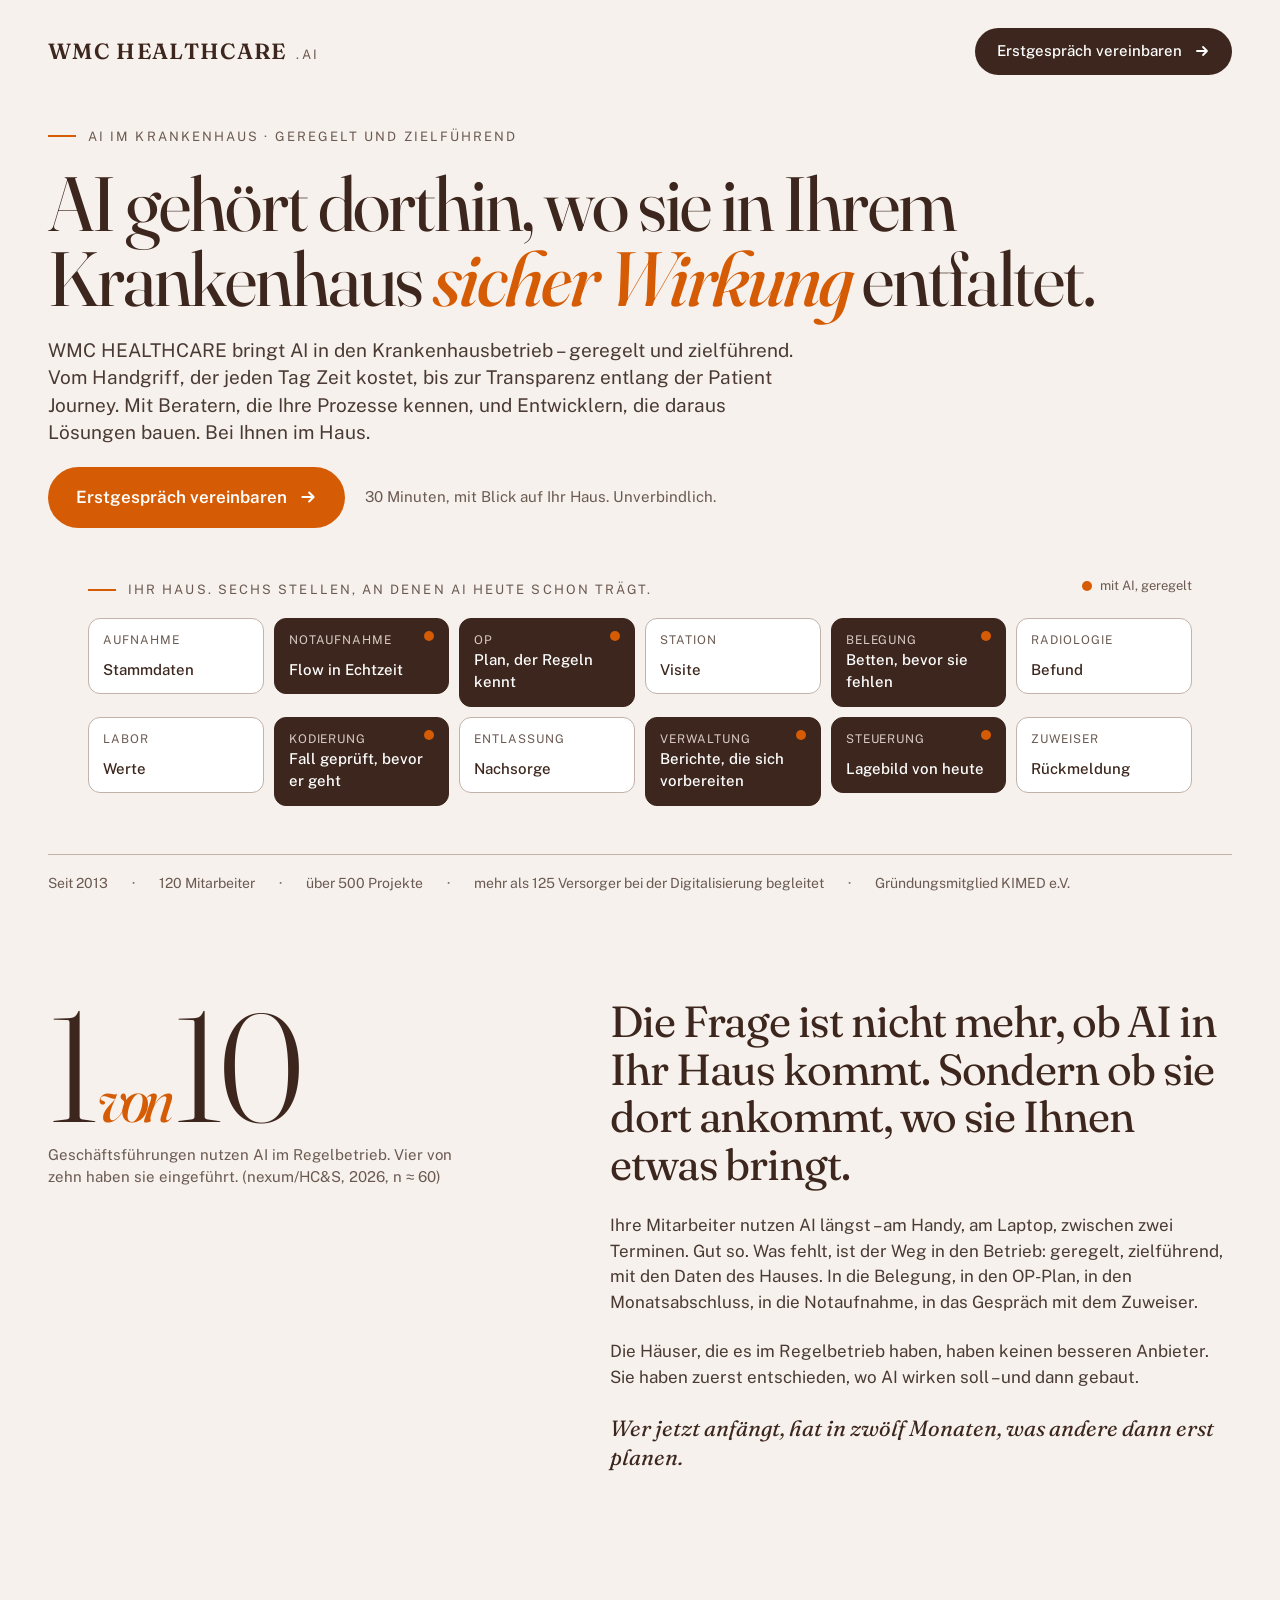
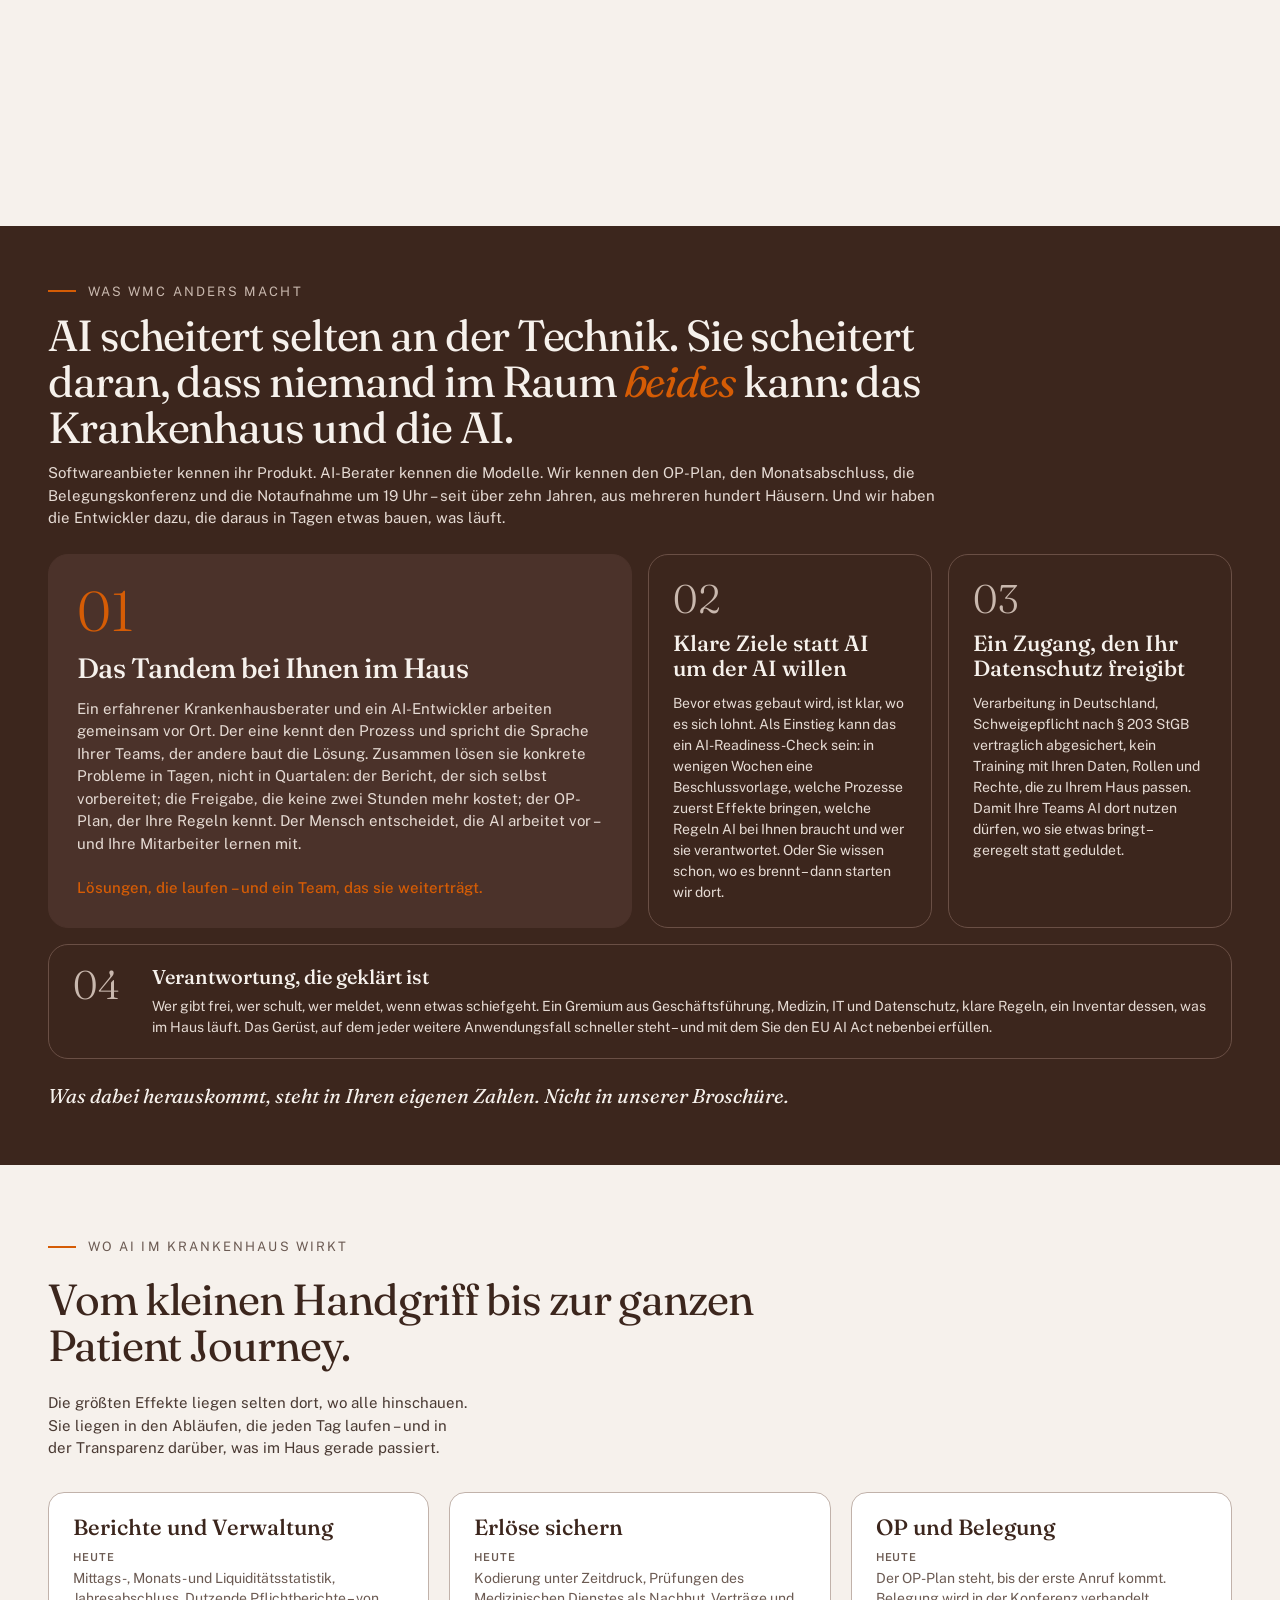
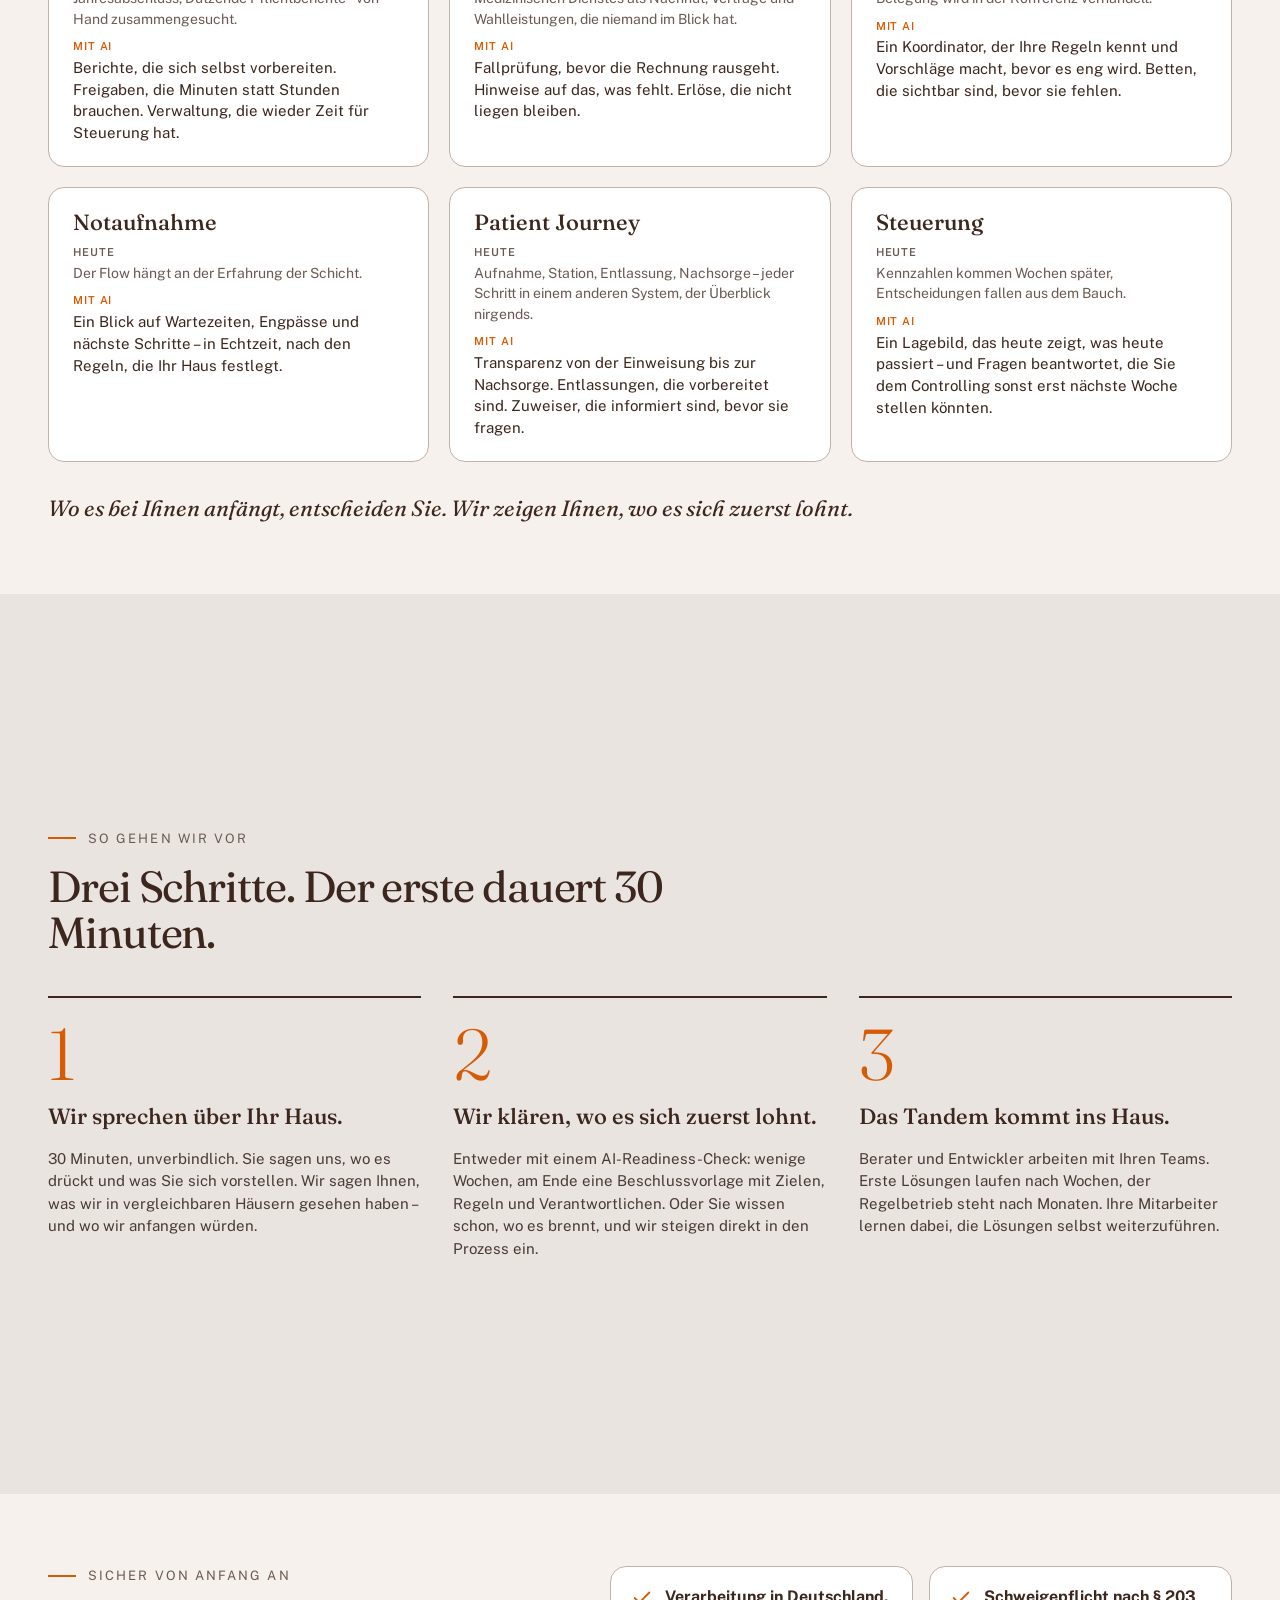
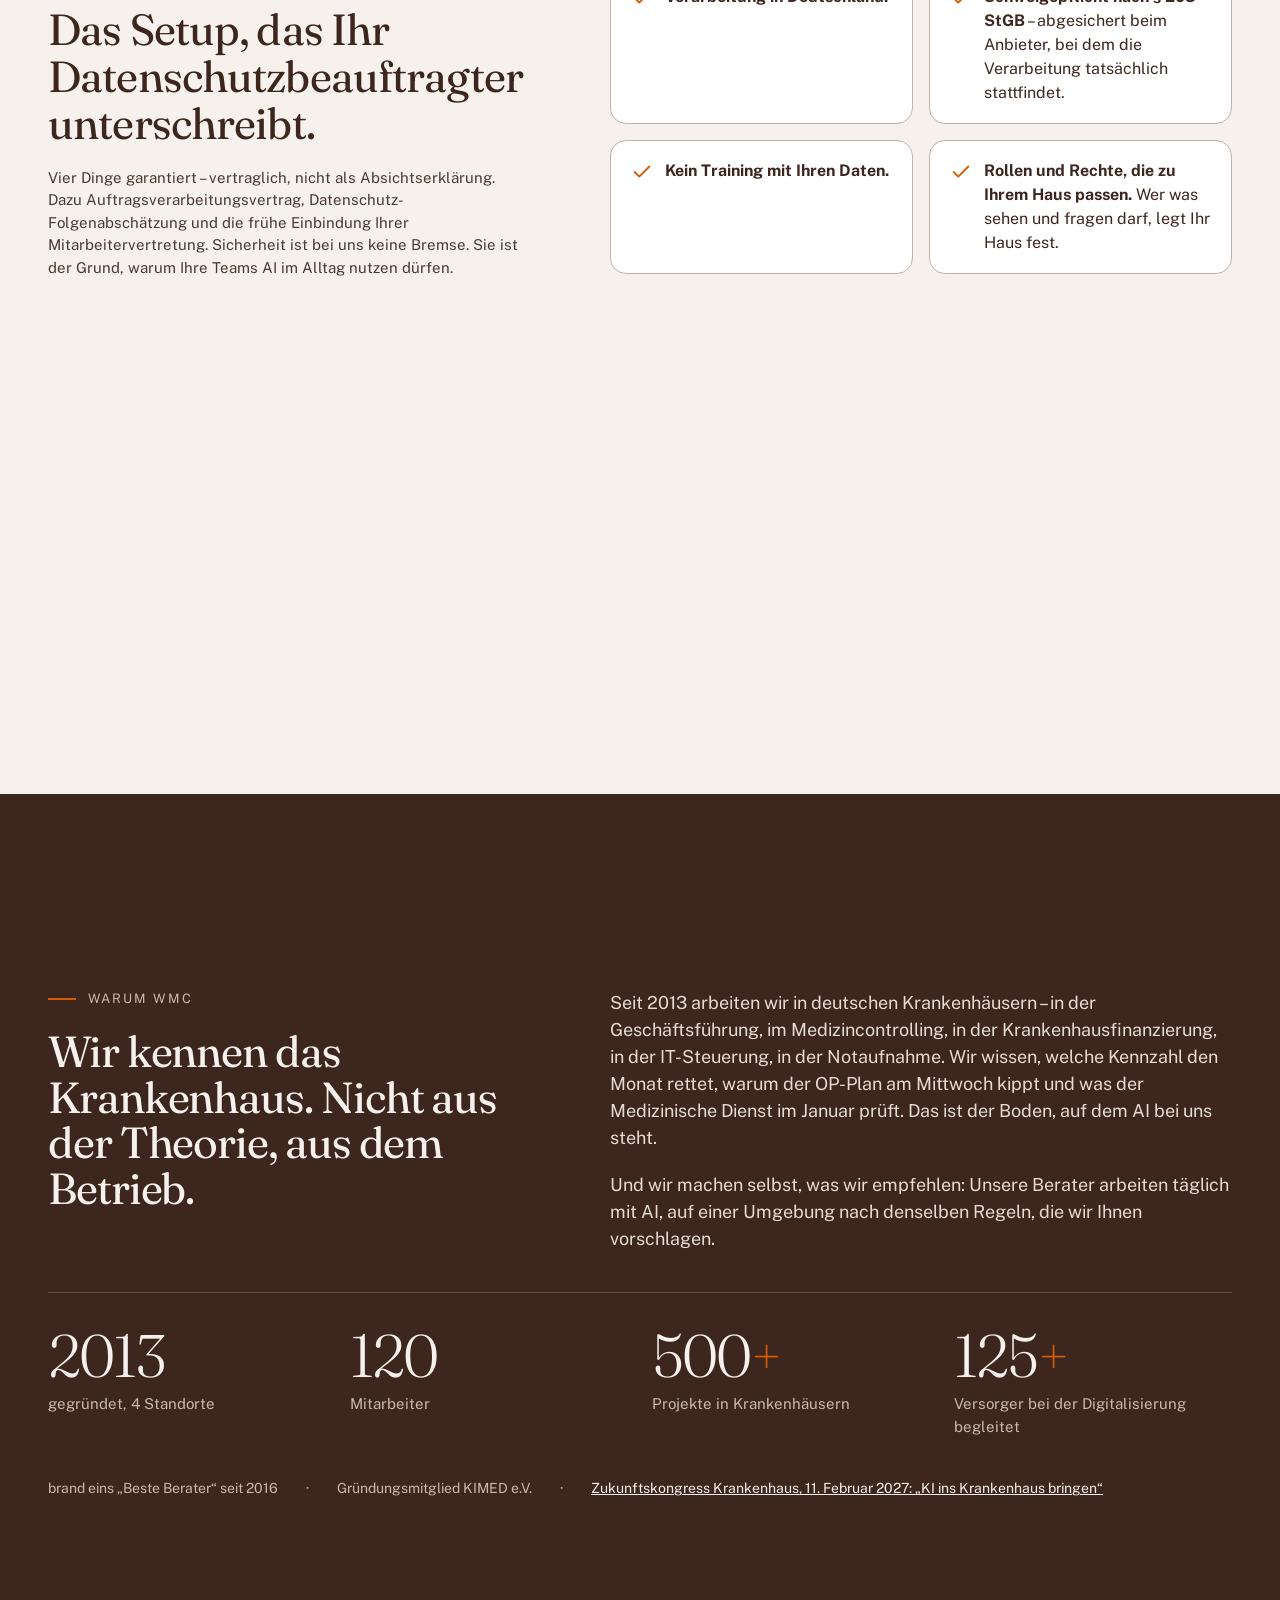
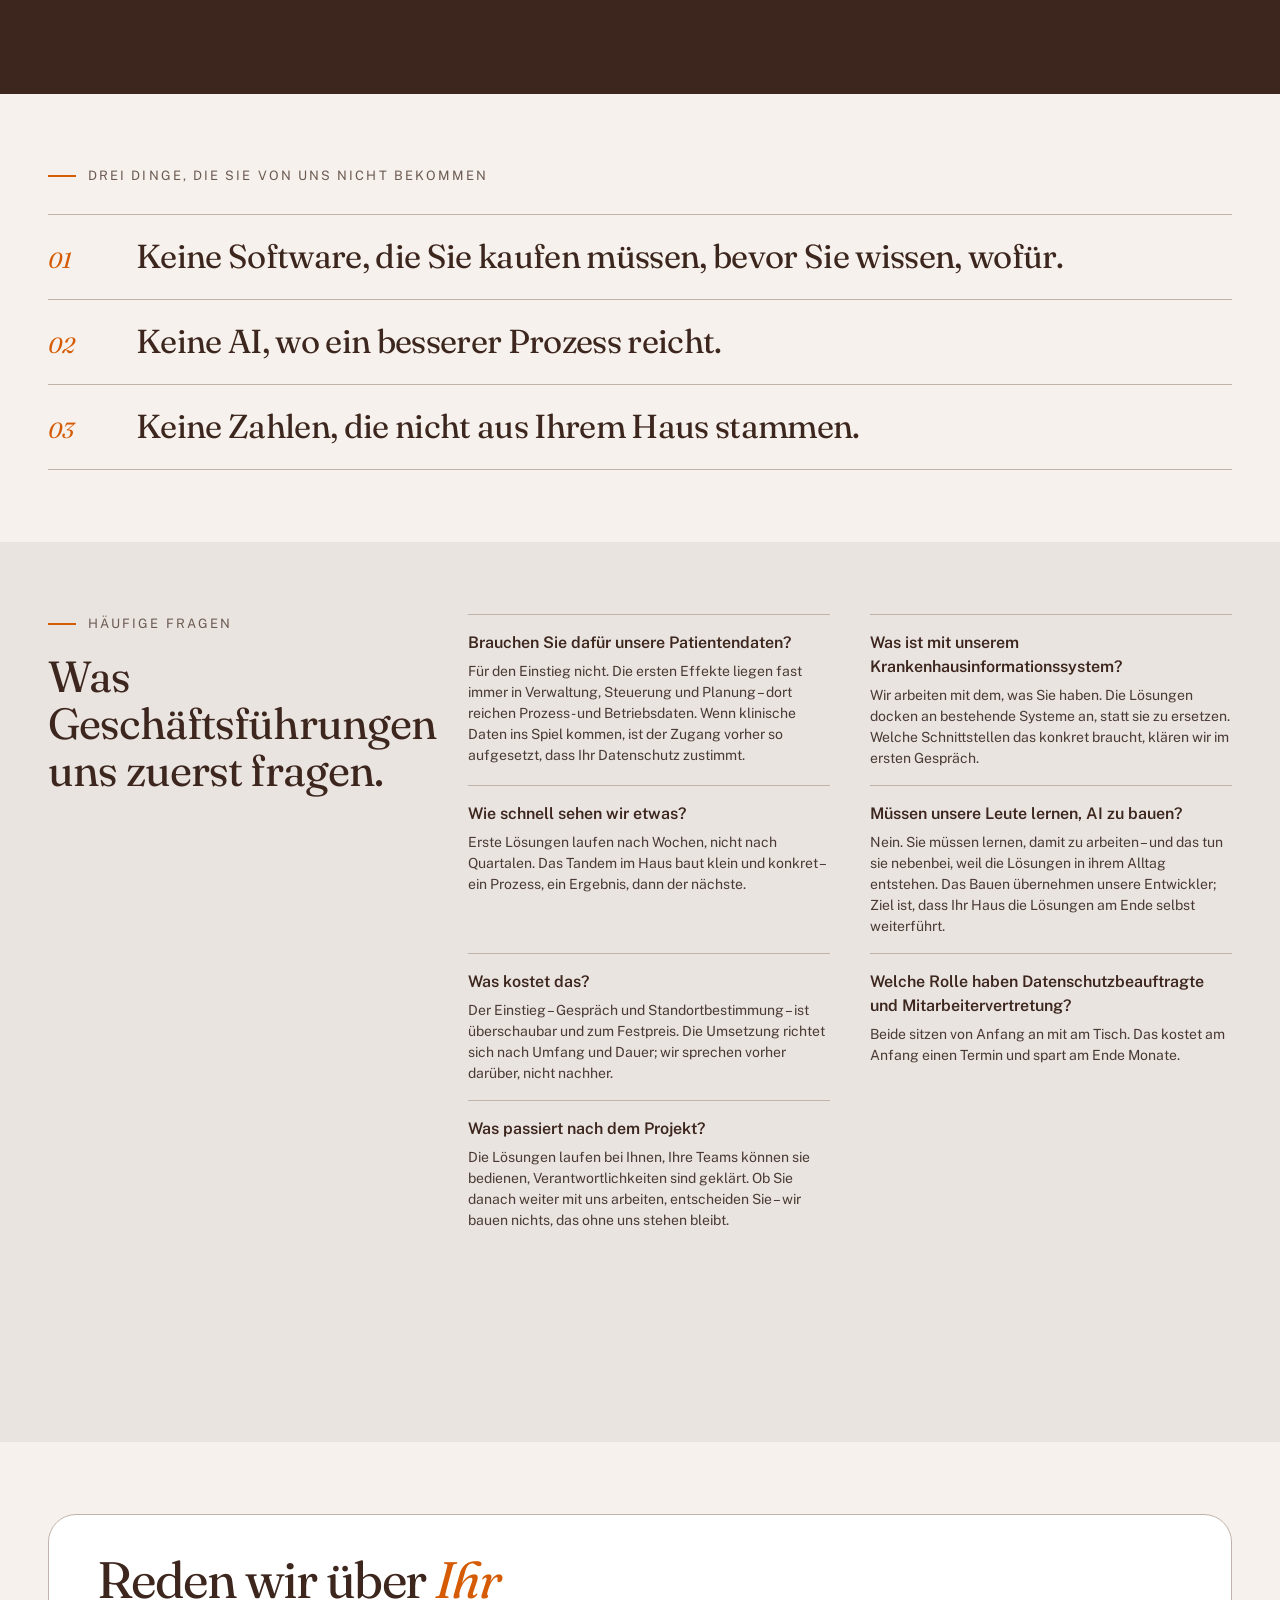
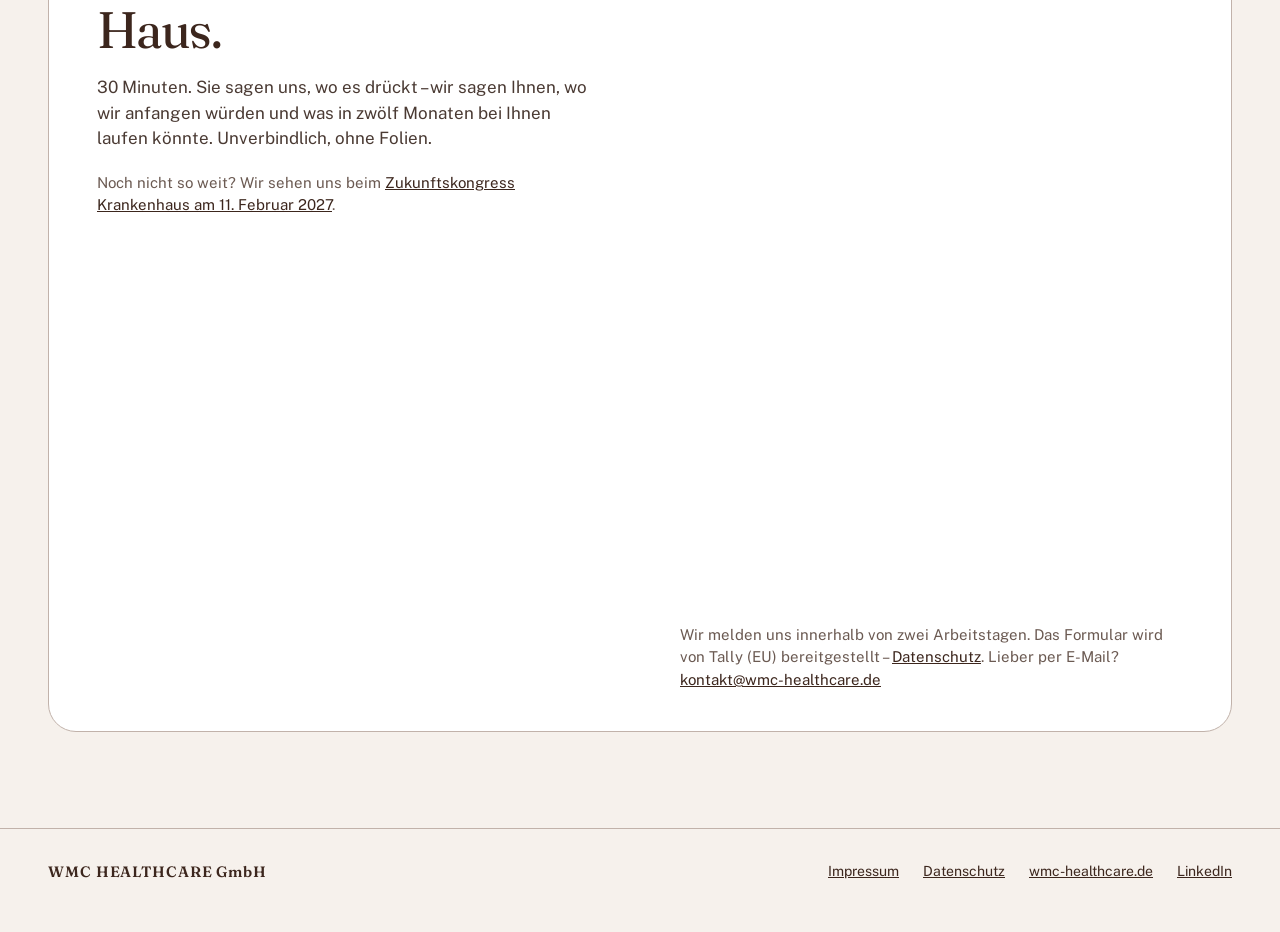
<file: index.html>
<!doctype html>
<html lang="de">
<head>
<meta charset="utf-8">
<meta name="viewport" content="width=device-width, initial-scale=1">
<title>WMC HEALTHCARE – AI gehört dorthin, wo sie in Ihrem Krankenhaus sicher Wirkung entfaltet</title>
<meta name="description" content="WMC HEALTHCARE bringt AI in den Krankenhausbetrieb – geregelt und zielführend. Berater, die Ihre Prozesse kennen, und Entwickler, die daraus Lösungen bauen. Bei Ihnen im Haus.">
<link rel="canonical" href="https://wmc-healthcare.ai/">
<meta property="og:type" content="website">
<meta property="og:locale" content="de_DE">
<meta property="og:site_name" content="WMC HEALTHCARE">
<meta property="og:title" content="AI gehört dorthin, wo sie in Ihrem Krankenhaus sicher Wirkung entfaltet">
<meta property="og:description" content="WMC HEALTHCARE bringt AI in den Krankenhausbetrieb – geregelt und zielführend. Berater, die Ihre Prozesse kennen, und Entwickler, die daraus Lösungen bauen.">
<meta property="og:url" content="https://wmc-healthcare.ai/">
<meta property="og:image" content="https://wmc-healthcare.ai/og.png">
<meta name="twitter:card" content="summary_large_image">
<link rel="icon" href="favicon.svg" type="image/svg+xml">
<link rel="preload" href="fonts/fraunces-latin-full-normal.woff2" as="font" type="font/woff2" crossorigin>
<link rel="preload" href="fonts/public-sans-latin-wght-normal.woff2" as="font" type="font/woff2" crossorigin>
<link rel="stylesheet" href="styles.css?v=3">
</head>
<body>
<a class="skip" href="#main">Zum Inhalt springen</a>

<header class="wrap site-header">
  <a class="brand" href="#top" aria-label="WMC HEALTHCARE – zum Seitenanfang">
    <span class="brand-name">WMC HEALTHCARE</span>
    <span class="brand-tld">.ai</span>
  </a>
  <a class="btn btn-ink" href="#kontakt">Erstgespräch vereinbaren
    <svg aria-hidden="true" width="16" height="16" viewBox="0 0 16 16" fill="none" stroke="currentColor" stroke-width="1.8" stroke-linecap="round" stroke-linejoin="round"><path d="M3 8h10M9 4l4 4-4 4"/></svg>
  </a>
</header>

<main id="main">

<!-- HERO -->
<section id="top" class="wrap hero screen">
  <div class="hero-copy">
    <p class="eyebrow">AI im Krankenhaus · geregelt und zielführend</p>
    <h1 class="display">AI gehört dorthin, wo sie in Ihrem Krankenhaus <em class="em" style="font-weight: 500">sicher Wirkung</em> entfaltet.</h1>
    <p class="lede">WMC HEALTHCARE bringt AI in den Krankenhausbetrieb – geregelt und zielführend. Vom Handgriff, der jeden Tag Zeit kostet, bis zur Transparenz entlang der Patient Journey. Mit Beratern, die Ihre Prozesse kennen, und Entwicklern, die daraus Lösungen bauen. Bei Ihnen im Haus.</p>
    <div class="cta-row">
      <a class="btn" href="#kontakt">Erstgespräch vereinbaren
        <svg aria-hidden="true" width="18" height="18" viewBox="0 0 16 16" fill="none" stroke="currentColor" stroke-width="1.8" stroke-linecap="round" stroke-linejoin="round"><path d="M3 8h10M9 4l4 4-4 4"/></svg>
      </a>
      <span class="small muted">30 Minuten, mit Blick auf Ihr Haus. Unverbindlich.</span>
    </div>
  </div>

  <figure class="map">
    <div class="map-head">
      <figcaption class="eyebrow" style="font-size: 13px">Ihr Haus. Sechs Stellen, an denen AI heute schon trägt.</figcaption>
      <span class="map-legend"><span class="dot"></span>mit AI, geregelt</span>
    </div>
    <div class="map-grid" role="list">
      <div class="tile" role="listitem"><span class="tile-label">Aufnahme</span><span class="tile-text">Stammdaten</span></div>
      <div class="tile on" role="listitem"><span class="tile-label"><span>Notaufnahme</span><span class="dot"></span></span><span class="tile-text">Flow in Echtzeit</span></div>
      <div class="tile on" role="listitem"><span class="tile-label"><span>OP</span><span class="dot"></span></span><span class="tile-text">Plan, der Regeln kennt</span></div>
      <div class="tile" role="listitem"><span class="tile-label">Station</span><span class="tile-text">Visite</span></div>
      <div class="tile on" role="listitem"><span class="tile-label"><span>Belegung</span><span class="dot"></span></span><span class="tile-text">Betten, bevor sie fehlen</span></div>
      <div class="tile" role="listitem"><span class="tile-label">Radiologie</span><span class="tile-text">Befund</span></div>
      <div class="tile" role="listitem"><span class="tile-label">Labor</span><span class="tile-text">Werte</span></div>
      <div class="tile on" role="listitem"><span class="tile-label"><span>Kodierung</span><span class="dot"></span></span><span class="tile-text">Fall geprüft, bevor er geht</span></div>
      <div class="tile" role="listitem"><span class="tile-label">Entlassung</span><span class="tile-text">Nachsorge</span></div>
      <div class="tile on" role="listitem"><span class="tile-label"><span>Verwaltung</span><span class="dot"></span></span><span class="tile-text">Berichte, die sich vorbereiten</span></div>
      <div class="tile on" role="listitem"><span class="tile-label"><span>Steuerung</span><span class="dot"></span></span><span class="tile-text">Lagebild von heute</span></div>
      <div class="tile" role="listitem"><span class="tile-label">Zuweiser</span><span class="tile-text">Rückmeldung</span></div>
    </div>
  </figure>

  <div class="trust">
    <span>Seit 2013</span><span aria-hidden="true">·</span>
    <span>120 Mitarbeiter</span><span aria-hidden="true">·</span>
    <span>über 500 Projekte</span><span aria-hidden="true">·</span>
    <span>mehr als 125 Versorger bei der Digitalisierung begleitet</span><span aria-hidden="true">·</span>
    <span>Gründungsmitglied KIMED e.V.</span>
  </div>
</section>

<!-- DIE CHANCE -->
<section class="wrap section cols screen" aria-labelledby="chance" style="flex-direction: row">
  <div class="col-a" style="gap: 8px">
    <p class="bignum" aria-label="eine von zehn">1<span class="em">von</span>10</p>
    <p class="small muted" style="max-width: 420px">Geschäftsführungen nutzen AI im Regelbetrieb. Vier von zehn haben sie eingeführt. (nexum/HC&amp;S, 2026, n ≈ 60)</p>
  </div>
  <div class="col-b">
    <h2 id="chance" class="h2" style="line-height: 1.1">Die Frage ist nicht mehr, ob AI in Ihr Haus kommt. Sondern ob sie dort ankommt, wo sie Ihnen etwas bringt.</h2>
    <p class="body">Ihre Mitarbeiter nutzen AI längst – am Handy, am Laptop, zwischen zwei Terminen. Gut so. Was fehlt, ist der Weg in den Betrieb: geregelt, zielführend, mit den Daten des Hauses. In die Belegung, in den OP-Plan, in den Monatsabschluss, in die Notaufnahme, in das Gespräch mit dem Zuweiser.</p>
    <p class="body">Die Häuser, die es im Regelbetrieb haben, haben keinen besseren Anbieter. Sie haben zuerst entschieden, wo AI wirken soll – und dann gebaut.</p>
    <p class="quote">Wer jetzt anfängt, hat in zwölf Monaten, was andere dann erst planen.</p>
  </div>
</section>

<!-- WAS WMC ANDERS MACHT -->
<section class="band" aria-labelledby="anders">
  <div class="wrap section screen" style="gap: 24px; padding-top: 56px; padding-bottom: 56px">
    <div style="display: flex; flex-direction: column; gap: 12px; max-width: 980px">
      <p class="eyebrow">Was WMC anders macht</p>
      <h2 id="anders" class="h2">AI scheitert selten an der Technik. Sie scheitert daran, dass niemand im Raum <em class="em">beides</em> kann: das Krankenhaus und die AI.</h2>
      <p class="body-sm" style="max-width: 900px">Softwareanbieter kennen ihr Produkt. AI-Berater kennen die Modelle. Wir kennen den OP-Plan, den Monatsabschluss, die Belegungskonferenz und die Notaufnahme um 19 Uhr – seit über zehn Jahren, aus mehreren hundert Häusern. Und wir haben die Entwickler dazu, die daraus in Tagen etwas bauen, was läuft.</p>
    </div>
    <div class="bento">
      <article class="card card-hero">
        <span class="num" aria-hidden="true">01</span>
        <h3 class="h3">Das Tandem bei Ihnen im Haus</h3>
        <p class="body-sm">Ein erfahrener Krankenhausberater und ein AI-Entwickler arbeiten gemeinsam vor Ort. Der eine kennt den Prozess und spricht die Sprache Ihrer Teams, der andere baut die Lösung. Zusammen lösen sie konkrete Probleme in Tagen, nicht in Quartalen: der Bericht, der sich selbst vorbereitet; die Freigabe, die keine zwei Stunden mehr kostet; der OP-Plan, der Ihre Regeln kennt. Der Mensch entscheidet, die AI arbeitet vor – und Ihre Mitarbeiter lernen mit.</p>
        <p class="tail">Lösungen, die laufen – und ein Team, das sie weiterträgt.</p>
      </article>
      <article class="card">
        <span class="num" aria-hidden="true">02</span>
        <h3 class="h3">Klare Ziele statt AI um der AI willen</h3>
        <p>Bevor etwas gebaut wird, ist klar, wo es sich lohnt. Als Einstieg kann das ein AI-Readiness-Check sein: in wenigen Wochen eine Beschlussvorlage, welche Prozesse zuerst Effekte bringen, welche Regeln AI bei Ihnen braucht und wer sie verantwortet. Oder Sie wissen schon, wo es brennt – dann starten wir dort.</p>
      </article>
      <article class="card">
        <span class="num" aria-hidden="true">03</span>
        <h3 class="h3">Ein Zugang, den Ihr Datenschutz freigibt</h3>
        <p>Verarbeitung in Deutschland, Schweigepflicht nach § 203 StGB vertraglich abgesichert, kein Training mit Ihren Daten, Rollen und Rechte, die zu Ihrem Haus passen. Damit Ihre Teams AI dort nutzen dürfen, wo sie etwas bringt – geregelt statt geduldet.</p>
      </article>
      <article class="card card-wide">
        <span class="num" aria-hidden="true">04</span>
        <div>
          <h3 class="h3">Verantwortung, die geklärt ist</h3>
          <p>Wer gibt frei, wer schult, wer meldet, wenn etwas schiefgeht. Ein Gremium aus Geschäftsführung, Medizin, IT und Datenschutz, klare Regeln, ein Inventar dessen, was im Haus läuft. Das Gerüst, auf dem jeder weitere Anwendungsfall schneller steht – und mit dem Sie den EU AI Act nebenbei erfüllen.</p>
        </div>
      </article>
    </div>
    <p class="quote" style="max-width: 900px; font-size: 20px">Was dabei herauskommt, steht in Ihren eigenen Zahlen. Nicht in unserer Broschüre.</p>
  </div>
</section>

<!-- WO AI WIRKT -->
<section class="wrap section screen" aria-labelledby="wirkt" style="gap: 32px">
  <div class="section-head">
    <div>
      <p class="eyebrow">Wo AI im Krankenhaus wirkt</p>
      <h2 id="wirkt" class="h2">Vom kleinen Handgriff bis zur ganzen Patient Journey.</h2>
    </div>
    <p class="body-sm">Die größten Effekte liegen selten dort, wo alle hinschauen. Sie liegen in den Abläufen, die jeden Tag laufen – und in der Transparenz darüber, was im Haus gerade passiert.</p>
  </div>
  <div class="cases">
    <article class="case">
      <h3 class="h3">Berichte und Verwaltung</h3>
      <p class="now"><span class="tag">Heute</span>Mittags-, Monats- und Liquiditätsstatistik, Jahresabschluss, Dutzende Pflichtberichte – von Hand zusammengesucht.</p>
      <p class="then"><span class="tag">Mit AI</span>Berichte, die sich selbst vorbereiten. Freigaben, die Minuten statt Stunden brauchen. Verwaltung, die wieder Zeit für Steuerung hat.</p>
    </article>
    <article class="case">
      <h3 class="h3">Erlöse sichern</h3>
      <p class="now"><span class="tag">Heute</span>Kodierung unter Zeitdruck, Prüfungen des Medizinischen Dienstes als Nachhut, Verträge und Wahlleistungen, die niemand im Blick hat.</p>
      <p class="then"><span class="tag">Mit AI</span>Fallprüfung, bevor die Rechnung rausgeht. Hinweise auf das, was fehlt. Erlöse, die nicht liegen bleiben.</p>
    </article>
    <article class="case">
      <h3 class="h3">OP und Belegung</h3>
      <p class="now"><span class="tag">Heute</span>Der OP-Plan steht, bis der erste Anruf kommt. Belegung wird in der Konferenz verhandelt.</p>
      <p class="then"><span class="tag">Mit AI</span>Ein Koordinator, der Ihre Regeln kennt und Vorschläge macht, bevor es eng wird. Betten, die sichtbar sind, bevor sie fehlen.</p>
    </article>
    <article class="case">
      <h3 class="h3">Notaufnahme</h3>
      <p class="now"><span class="tag">Heute</span>Der Flow hängt an der Erfahrung der Schicht.</p>
      <p class="then"><span class="tag">Mit AI</span>Ein Blick auf Wartezeiten, Engpässe und nächste Schritte – in Echtzeit, nach den Regeln, die Ihr Haus festlegt.</p>
    </article>
    <article class="case">
      <h3 class="h3">Patient Journey</h3>
      <p class="now"><span class="tag">Heute</span>Aufnahme, Station, Entlassung, Nachsorge – jeder Schritt in einem anderen System, der Überblick nirgends.</p>
      <p class="then"><span class="tag">Mit AI</span>Transparenz von der Einweisung bis zur Nachsorge. Entlassungen, die vorbereitet sind. Zuweiser, die informiert sind, bevor sie fragen.</p>
    </article>
    <article class="case">
      <h3 class="h3">Steuerung</h3>
      <p class="now"><span class="tag">Heute</span>Kennzahlen kommen Wochen später, Entscheidungen fallen aus dem Bauch.</p>
      <p class="then"><span class="tag">Mit AI</span>Ein Lagebild, das heute zeigt, was heute passiert – und Fragen beantwortet, die Sie dem Controlling sonst erst nächste Woche stellen könnten.</p>
    </article>
  </div>
  <p class="quote">Wo es bei Ihnen anfängt, entscheiden Sie. Wir zeigen Ihnen, wo es sich zuerst lohnt.</p>
</section>

<!-- SO GEHEN WIR VOR -->
<section class="band-soft" aria-labelledby="vorgehen">
  <div class="wrap section screen" style="gap: 40px">
    <div style="display: flex; flex-direction: column; gap: 16px; max-width: 760px">
      <p class="eyebrow">So gehen wir vor</p>
      <h2 id="vorgehen" class="h2">Drei Schritte. Der erste dauert 30 Minuten.</h2>
    </div>
    <ol class="steps" style="list-style: none">
      <li class="step">
        <span class="step-num" aria-hidden="true">1</span>
        <h3 class="h3">Wir sprechen über Ihr Haus.</h3>
        <p class="body-sm">30 Minuten, unverbindlich. Sie sagen uns, wo es drückt und was Sie sich vorstellen. Wir sagen Ihnen, was wir in vergleichbaren Häusern gesehen haben – und wo wir anfangen würden.</p>
      </li>
      <li class="step">
        <span class="step-num" aria-hidden="true">2</span>
        <h3 class="h3">Wir klären, wo es sich zuerst lohnt.</h3>
        <p class="body-sm">Entweder mit einem AI-Readiness-Check: wenige Wochen, am Ende eine Beschlussvorlage mit Zielen, Regeln und Verantwortlichen. Oder Sie wissen schon, wo es brennt, und wir steigen direkt in den Prozess ein.</p>
      </li>
      <li class="step">
        <span class="step-num" aria-hidden="true">3</span>
        <h3 class="h3">Das Tandem kommt ins Haus.</h3>
        <p class="body-sm">Berater und Entwickler arbeiten mit Ihren Teams. Erste Lösungen laufen nach Wochen, der Regelbetrieb steht nach Monaten. Ihre Mitarbeiter lernen dabei, die Lösungen selbst weiterzuführen.</p>
      </li>
    </ol>
  </div>
</section>

<!-- SICHER VON ANFANG AN -->
<section class="wrap section cols screen" aria-labelledby="sicher" style="flex-direction: row">
  <div class="col-a">
    <p class="eyebrow">Sicher von Anfang an</p>
    <h2 id="sicher" class="h2 h2-md">Das Setup, das Ihr Datenschutzbeauftragter unterschreibt.</h2>
    <p class="body-sm">Vier Dinge garantiert – vertraglich, nicht als Absichtserklärung. Dazu Auftragsverarbeitungsvertrag, Datenschutz-Folgenabschätzung und die frühe Einbindung Ihrer Mitarbeitervertretung. Sicherheit ist bei uns keine Bremse. Sie ist der Grund, warum Ihre Teams AI im Alltag nutzen dürfen.</p>
  </div>
  <ul class="checks">
    <li><svg aria-hidden="true" width="22" height="22" viewBox="0 0 24 24" fill="none" stroke="#d55c05" stroke-width="2" stroke-linecap="round" stroke-linejoin="round"><path d="M20 6 9 17l-5-5"/></svg><span><strong>Verarbeitung in Deutschland.</strong></span></li>
    <li><svg aria-hidden="true" width="22" height="22" viewBox="0 0 24 24" fill="none" stroke="#d55c05" stroke-width="2" stroke-linecap="round" stroke-linejoin="round"><path d="M20 6 9 17l-5-5"/></svg><span><strong>Schweigepflicht nach § 203 StGB</strong> – abgesichert beim Anbieter, bei dem die Verarbeitung tatsächlich stattfindet.</span></li>
    <li><svg aria-hidden="true" width="22" height="22" viewBox="0 0 24 24" fill="none" stroke="#d55c05" stroke-width="2" stroke-linecap="round" stroke-linejoin="round"><path d="M20 6 9 17l-5-5"/></svg><span><strong>Kein Training mit Ihren Daten.</strong></span></li>
    <li><svg aria-hidden="true" width="22" height="22" viewBox="0 0 24 24" fill="none" stroke="#d55c05" stroke-width="2" stroke-linecap="round" stroke-linejoin="round"><path d="M20 6 9 17l-5-5"/></svg><span><strong>Rollen und Rechte, die zu Ihrem Haus passen.</strong> Wer was sehen und fragen darf, legt Ihr Haus fest.</span></li>
  </ul>
</section>

<!-- WARUM WMC -->
<section class="band" aria-labelledby="warum">
  <div class="wrap section screen" style="gap: 40px">
    <div class="cols">
      <div class="col-a">
        <p class="eyebrow">Warum WMC</p>
        <h2 id="warum" class="h2">Wir kennen das Krankenhaus. Nicht aus der Theorie, aus dem Betrieb.</h2>
      </div>
      <div class="col-b" style="gap: 20px">
        <p class="body" style="font-size: 18px">Seit 2013 arbeiten wir in deutschen Krankenhäusern – in der Geschäftsführung, im Medizincontrolling, in der Krankenhausfinanzierung, in der IT-Steuerung, in der Notaufnahme. Wir wissen, welche Kennzahl den Monat rettet, warum der OP-Plan am Mittwoch kippt und was der Medizinische Dienst im Januar prüft. Das ist der Boden, auf dem AI bei uns steht.</p>
        <p class="body" style="font-size: 18px">Und wir machen selbst, was wir empfehlen: Unsere Berater arbeiten täglich mit AI, auf einer Umgebung nach denselben Regeln, die wir Ihnen vorschlagen.</p>
      </div>
    </div>
    <div class="stats">
      <div class="stat"><span class="stat-num">2013</span><span class="stat-label">gegründet, 4 Standorte</span></div>
      <div class="stat"><span class="stat-num">120</span><span class="stat-label">Mitarbeiter</span></div>
      <div class="stat"><span class="stat-num">500<span class="em">+</span></span><span class="stat-label">Projekte in Krankenhäusern</span></div>
      <div class="stat"><span class="stat-num">125<span class="em">+</span></span><span class="stat-label">Versorger bei der Digitalisierung begleitet</span></div>
    </div>
    <div class="inline-list">
      <span>brand eins „Beste Berater“ seit 2016</span><span aria-hidden="true">·</span>
      <span>Gründungsmitglied KIMED e.V.</span><span aria-hidden="true">·</span>
      <a href="https://www.wmc-healthcare.de/zknft-2027/">Zukunftskongress Krankenhaus, 11. Februar 2027: „KI ins Krankenhaus bringen“</a>
    </div>
  </div>
</section>

<!-- WAS WIR NICHT TUN -->
<section class="wrap section" aria-labelledby="nicht" style="display: flex; flex-direction: column; gap: 28px">
  <p class="eyebrow" id="nicht">Drei Dinge, die Sie von uns nicht bekommen</p>
  <ol class="manifest">
    <li><span class="idx" aria-hidden="true">01</span><span class="line">Keine Software, die Sie kaufen müssen, bevor Sie wissen, wofür.</span></li>
    <li><span class="idx" aria-hidden="true">02</span><span class="line">Keine AI, wo ein besserer Prozess reicht.</span></li>
    <li><span class="idx" aria-hidden="true">03</span><span class="line">Keine Zahlen, die nicht aus Ihrem Haus stammen.</span></li>
  </ol>
</section>

<!-- FAQ -->
<section class="band-soft" aria-labelledby="faq">
  <div class="wrap section cols screen" style="flex-direction: row">
    <div class="col-a col-narrow">
      <p class="eyebrow">Häufige Fragen</p>
      <h2 id="faq" class="h2 h2-md">Was Geschäftsführungen uns zuerst fragen.</h2>
    </div>
    <dl class="faq">
      <div><dt>Brauchen Sie dafür unsere Patientendaten?</dt><dd>Für den Einstieg nicht. Die ersten Effekte liegen fast immer in Verwaltung, Steuerung und Planung – dort reichen Prozess- und Betriebsdaten. Wenn klinische Daten ins Spiel kommen, ist der Zugang vorher so aufgesetzt, dass Ihr Datenschutz zustimmt.</dd></div>
      <div><dt>Was ist mit unserem Krankenhausinformationssystem?</dt><dd>Wir arbeiten mit dem, was Sie haben. Die Lösungen docken an bestehende Systeme an, statt sie zu ersetzen. Welche Schnittstellen das konkret braucht, klären wir im ersten Gespräch.</dd></div>
      <div><dt>Wie schnell sehen wir etwas?</dt><dd>Erste Lösungen laufen nach Wochen, nicht nach Quartalen. Das Tandem im Haus baut klein und konkret – ein Prozess, ein Ergebnis, dann der nächste.</dd></div>
      <div><dt>Müssen unsere Leute lernen, AI zu bauen?</dt><dd>Nein. Sie müssen lernen, damit zu arbeiten – und das tun sie nebenbei, weil die Lösungen in ihrem Alltag entstehen. Das Bauen übernehmen unsere Entwickler; Ziel ist, dass Ihr Haus die Lösungen am Ende selbst weiterführt.</dd></div>
      <div><dt>Was kostet das?</dt><dd>Der Einstieg – Gespräch und Standortbestimmung – ist überschaubar und zum Festpreis. Die Umsetzung richtet sich nach Umfang und Dauer; wir sprechen vorher darüber, nicht nachher.</dd></div>
      <div><dt>Welche Rolle haben Datenschutzbeauftragte und Mitarbeitervertretung?</dt><dd>Beide sitzen von Anfang an mit am Tisch. Das kostet am Anfang einen Termin und spart am Ende Monate.</dd></div>
      <div><dt>Was passiert nach dem Projekt?</dt><dd>Die Lösungen laufen bei Ihnen, Ihre Teams können sie bedienen, Verantwortlichkeiten sind geklärt. Ob Sie danach weiter mit uns arbeiten, entscheiden Sie – wir bauen nichts, das ohne uns stehen bleibt.</dd></div>
    </dl>
  </div>
</section>

<!-- KONTAKT -->
<section id="kontakt" class="wrap section contact screen" aria-labelledby="kontakt-h">
  <div class="contact-box">
    <div class="contact-copy">
      <h2 id="kontakt-h" class="h2 h2-lg">Reden wir über <em class="em">Ihr</em> Haus.</h2>
      <p class="body" style="max-width: 520px">30 Minuten. Sie sagen uns, wo es drückt – wir sagen Ihnen, wo wir anfangen würden und was in zwölf Monaten bei Ihnen laufen könnte. Unverbindlich, ohne Folien.</p>
      <p class="small muted">Noch nicht so weit? Wir sehen uns beim <a href="https://www.wmc-healthcare.de/zknft-2027/">Zukunftskongress Krankenhaus am 11. Februar 2027</a>.</p>
    </div>
    <div class="form-embed">
      <iframe data-tally-src="https://tally.so/embed/6D8X7B?alignLeft=1&amp;hideTitle=1&amp;transparentBackground=1&amp;dynamicHeight=1" loading="lazy" width="100%" height="657" frameborder="0" marginheight="0" marginwidth="0" title="Erstgespräch vereinbaren – Kontaktformular"></iframe>
      <p class="small muted">Wir melden uns innerhalb von zwei Arbeitstagen. Das Formular wird von Tally (EU) bereitgestellt – <a href="datenschutz.html">Datenschutz</a>. Lieber per E-Mail? <a href="mailto:kontakt@wmc-healthcare.de">kontakt@wmc-healthcare.de</a></p>
    </div>
  </div>
</section>

</main>

<footer class="wrap site-footer">
  <span class="brand-name" style="color: var(--ink)">WMC HEALTHCARE GmbH</span>
  <nav aria-label="Rechtliches">
    <a href="impressum.html">Impressum</a>
    <a href="datenschutz.html">Datenschutz</a>
    <a href="https://www.wmc-healthcare.de/">wmc-healthcare.de</a>
    <a href="https://www.linkedin.com/company/wmc-healthcare/">LinkedIn</a>
  </nav>
</footer>

<script async src="https://tally.so/widgets/embed.js"></script>
</body>
</html>
</file>
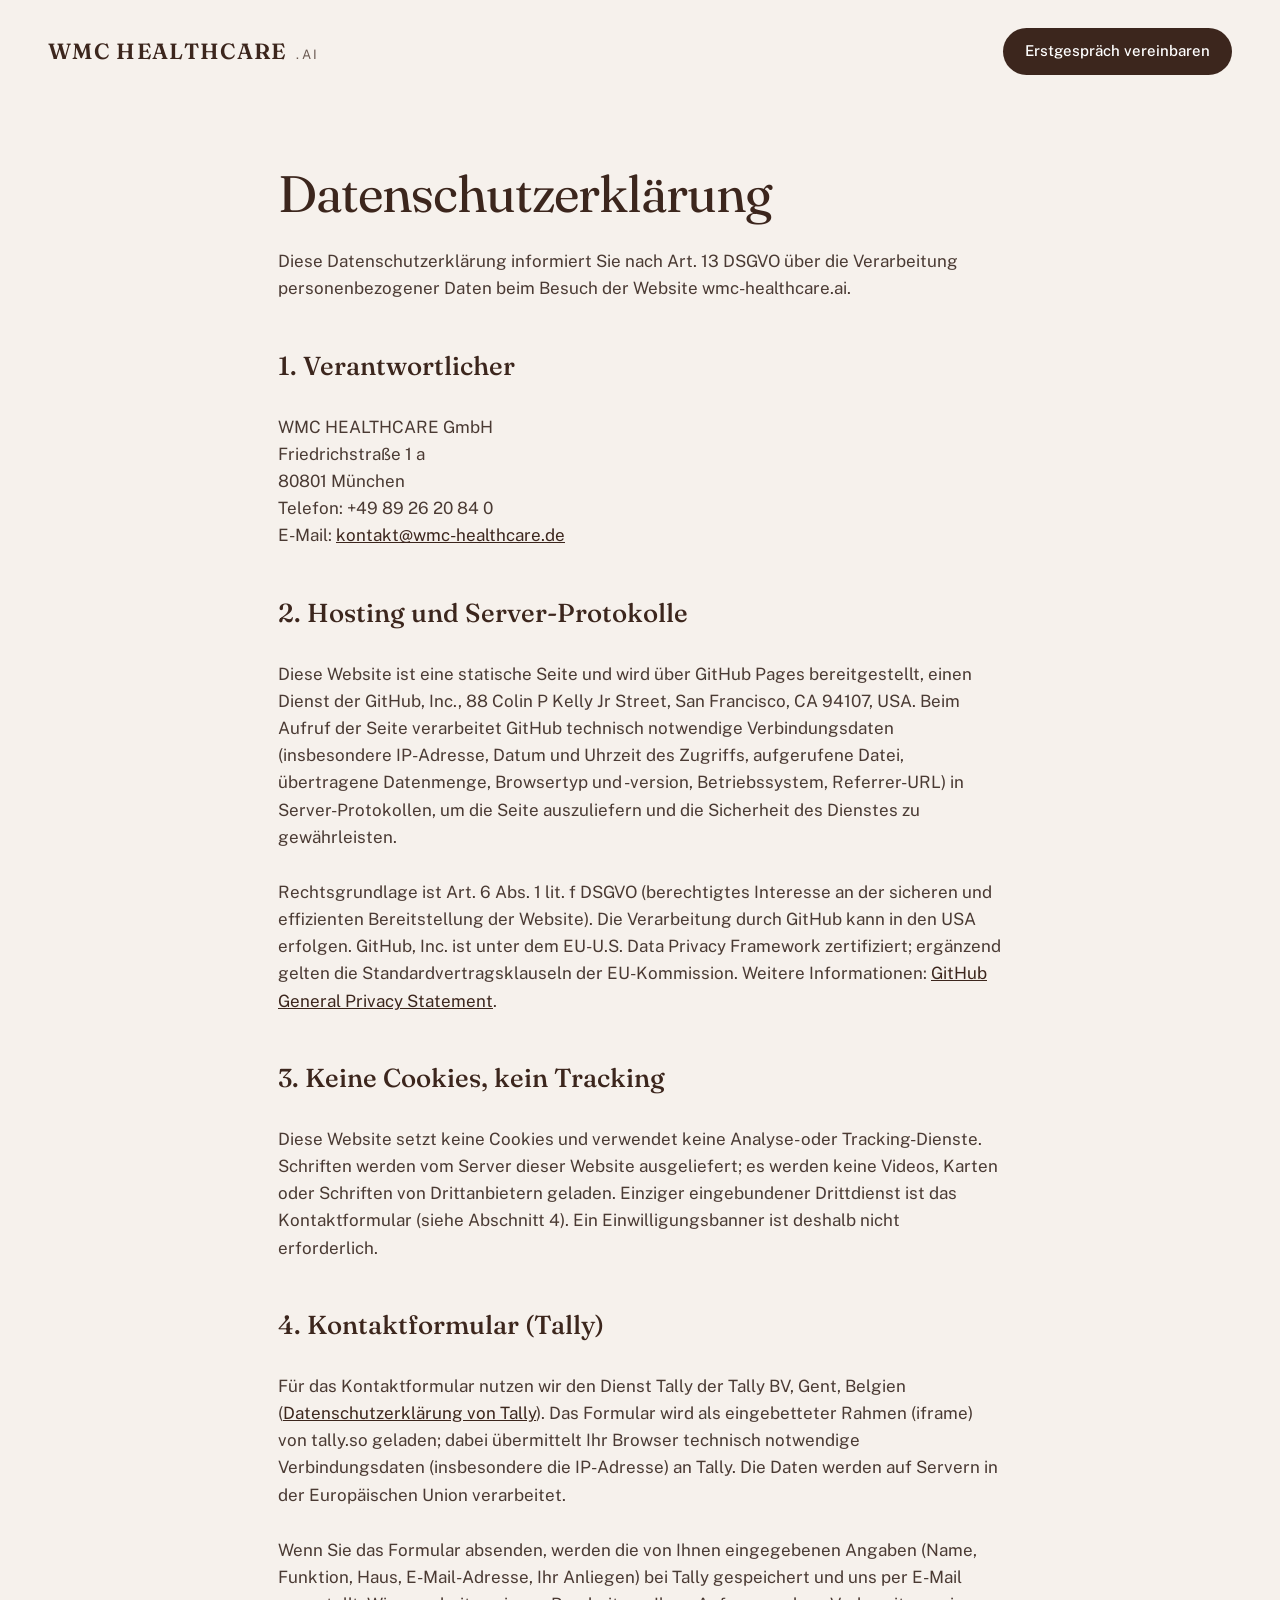
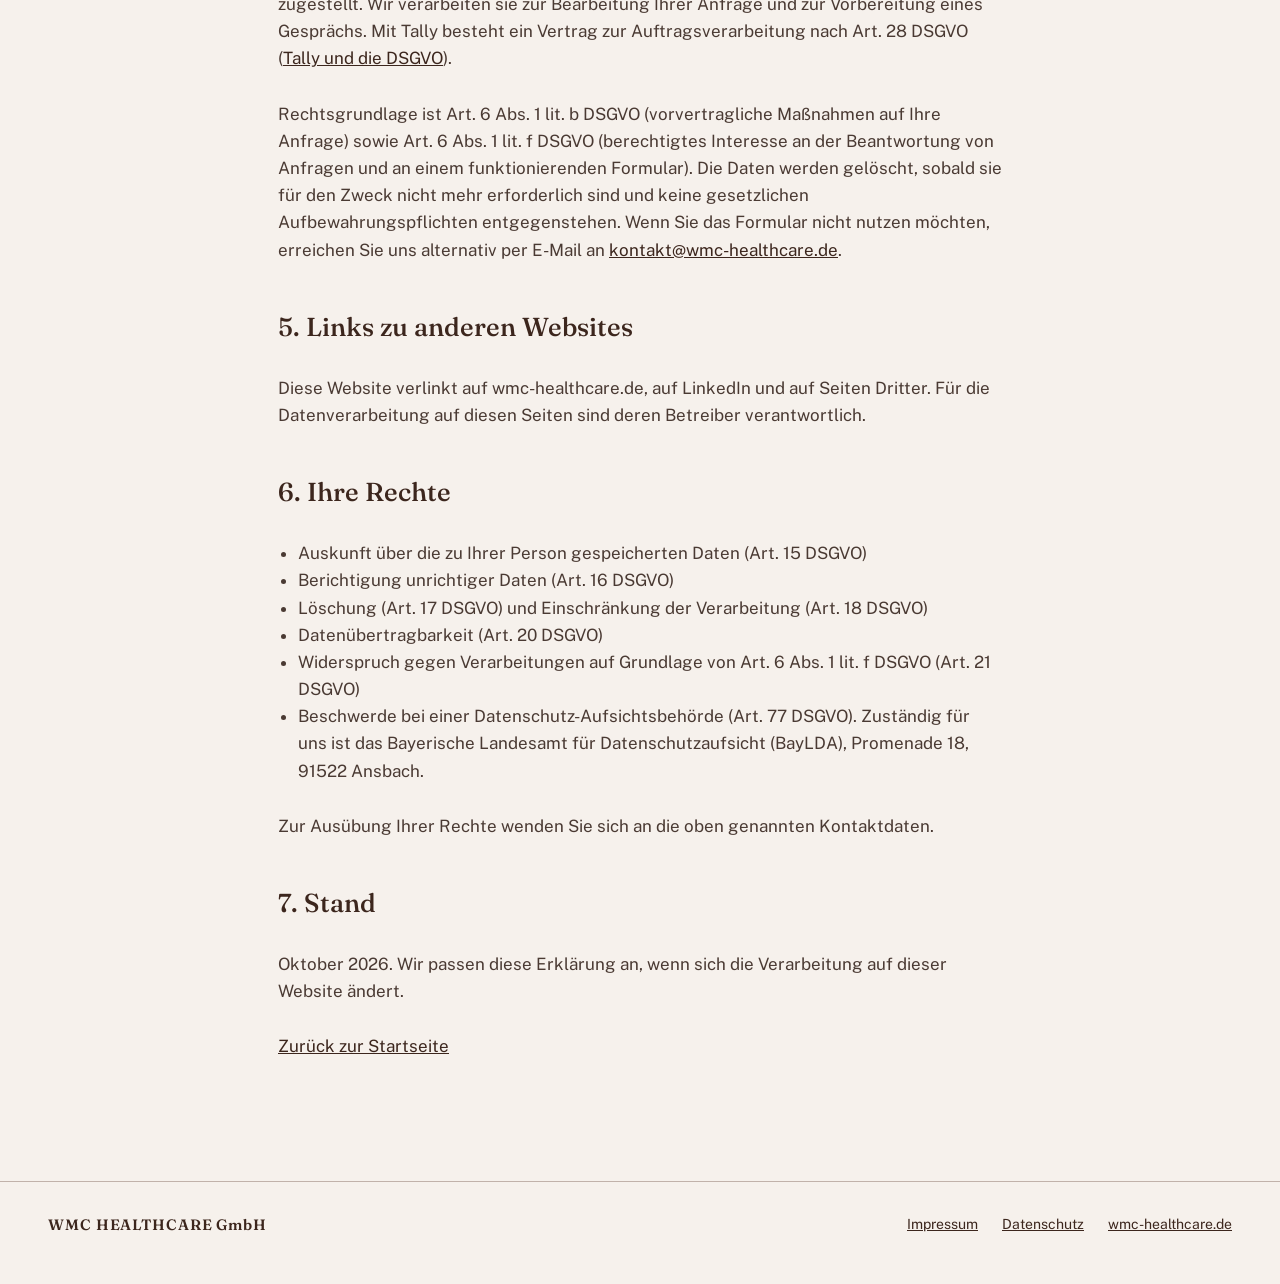
<file: datenschutz.html>
<!doctype html>
<html lang="de">
<head>
<meta charset="utf-8">
<meta name="viewport" content="width=device-width, initial-scale=1">
<title>Datenschutzerklärung – WMC HEALTHCARE</title>
<meta name="robots" content="noindex, follow">
<link rel="canonical" href="https://wmc-healthcare.ai/datenschutz.html">
<link rel="icon" href="favicon.svg" type="image/svg+xml">
<link rel="stylesheet" href="styles.css?v=3">
</head>
<body>
<header class="wrap site-header">
  <a class="brand" href="index.html" aria-label="WMC HEALTHCARE – zur Startseite"><span class="brand-name">WMC HEALTHCARE</span><span class="brand-tld">.ai</span></a>
  <a class="btn btn-ink" href="index.html#kontakt">Erstgespräch vereinbaren</a>
</header>
<main class="wrap legal">
  <h1>Datenschutzerklärung</h1>
  <p>Diese Datenschutzerklärung informiert Sie nach Art. 13 DSGVO über die Verarbeitung personenbezogener Daten beim Besuch der Website wmc-healthcare.ai.</p>

  <h2>1. Verantwortlicher</h2>
  <p>WMC HEALTHCARE GmbH<br>Friedrichstraße 1 a<br>80801 München<br>Telefon: +49 89 26 20 84 0<br>E-Mail: <a href="mailto:kontakt@wmc-healthcare.de">kontakt@wmc-healthcare.de</a></p>

  <h2>2. Hosting und Server-Protokolle</h2>
  <p>Diese Website ist eine statische Seite und wird über GitHub Pages bereitgestellt, einen Dienst der GitHub, Inc., 88 Colin P Kelly Jr Street, San Francisco, CA 94107, USA. Beim Aufruf der Seite verarbeitet GitHub technisch notwendige Verbindungsdaten (insbesondere IP-Adresse, Datum und Uhrzeit des Zugriffs, aufgerufene Datei, übertragene Datenmenge, Browsertyp und -version, Betriebssystem, Referrer-URL) in Server-Protokollen, um die Seite auszuliefern und die Sicherheit des Dienstes zu gewährleisten.</p>
  <p>Rechtsgrundlage ist Art. 6 Abs. 1 lit. f DSGVO (berechtigtes Interesse an der sicheren und effizienten Bereitstellung der Website). Die Verarbeitung durch GitHub kann in den USA erfolgen. GitHub, Inc. ist unter dem EU-U.S. Data Privacy Framework zertifiziert; ergänzend gelten die Standardvertragsklauseln der EU-Kommission. Weitere Informationen: <a href="https://docs.github.com/en/site-policy/privacy-policies/github-general-privacy-statement">GitHub General Privacy Statement</a>.</p>

  <h2>3. Keine Cookies, kein Tracking</h2>
  <p>Diese Website setzt keine Cookies und verwendet keine Analyse- oder Tracking-Dienste. Schriften werden vom Server dieser Website ausgeliefert; es werden keine Videos, Karten oder Schriften von Drittanbietern geladen. Einziger eingebundener Drittdienst ist das Kontaktformular (siehe Abschnitt 4). Ein Einwilligungsbanner ist deshalb nicht erforderlich.</p>

  <h2>4. Kontaktformular (Tally)</h2>
  <p>Für das Kontaktformular nutzen wir den Dienst Tally der Tally BV, Gent, Belgien (<a href="https://tally.so/help/privacy-policy">Datenschutzerklärung von Tally</a>). Das Formular wird als eingebetteter Rahmen (iframe) von tally.so geladen; dabei übermittelt Ihr Browser technisch notwendige Verbindungsdaten (insbesondere die IP-Adresse) an Tally. Die Daten werden auf Servern in der Europäischen Union verarbeitet.</p>
  <p>Wenn Sie das Formular absenden, werden die von Ihnen eingegebenen Angaben (Name, Funktion, Haus, E-Mail-Adresse, Ihr Anliegen) bei Tally gespeichert und uns per E-Mail zugestellt. Wir verarbeiten sie zur Bearbeitung Ihrer Anfrage und zur Vorbereitung eines Gesprächs. Mit Tally besteht ein Vertrag zur Auftragsverarbeitung nach Art. 28 DSGVO (<a href="https://tally.so/help/gdpr">Tally und die DSGVO</a>).</p>
  <p>Rechtsgrundlage ist Art. 6 Abs. 1 lit. b DSGVO (vorvertragliche Maßnahmen auf Ihre Anfrage) sowie Art. 6 Abs. 1 lit. f DSGVO (berechtigtes Interesse an der Beantwortung von Anfragen und an einem funktionierenden Formular). Die Daten werden gelöscht, sobald sie für den Zweck nicht mehr erforderlich sind und keine gesetzlichen Aufbewahrungspflichten entgegenstehen. Wenn Sie das Formular nicht nutzen möchten, erreichen Sie uns alternativ per E-Mail an <a href="mailto:kontakt@wmc-healthcare.de">kontakt@wmc-healthcare.de</a>.</p>

  <h2>5. Links zu anderen Websites</h2>
  <p>Diese Website verlinkt auf wmc-healthcare.de, auf LinkedIn und auf Seiten Dritter. Für die Datenverarbeitung auf diesen Seiten sind deren Betreiber verantwortlich.</p>

  <h2>6. Ihre Rechte</h2>
  <ul>
    <li>Auskunft über die zu Ihrer Person gespeicherten Daten (Art. 15 DSGVO)</li>
    <li>Berichtigung unrichtiger Daten (Art. 16 DSGVO)</li>
    <li>Löschung (Art. 17 DSGVO) und Einschränkung der Verarbeitung (Art. 18 DSGVO)</li>
    <li>Datenübertragbarkeit (Art. 20 DSGVO)</li>
    <li>Widerspruch gegen Verarbeitungen auf Grundlage von Art. 6 Abs. 1 lit. f DSGVO (Art. 21 DSGVO)</li>
    <li>Beschwerde bei einer Datenschutz-Aufsichtsbehörde (Art. 77 DSGVO). Zuständig für uns ist das Bayerische Landesamt für Datenschutzaufsicht (BayLDA), Promenade 18, 91522 Ansbach.</li>
  </ul>
  <p>Zur Ausübung Ihrer Rechte wenden Sie sich an die oben genannten Kontaktdaten.</p>

  <h2>7. Stand</h2>
  <p>Oktober 2026. Wir passen diese Erklärung an, wenn sich die Verarbeitung auf dieser Website ändert.</p>

  <p><a href="index.html">Zurück zur Startseite</a></p>
</main>
<footer class="wrap site-footer">
  <span class="brand-name" style="color: var(--ink)">WMC HEALTHCARE GmbH</span>
  <nav aria-label="Rechtliches">
    <a href="impressum.html">Impressum</a>
    <a href="datenschutz.html">Datenschutz</a>
    <a href="https://www.wmc-healthcare.de/">wmc-healthcare.de</a>
  </nav>
</footer>
</body>
</html>
</file>
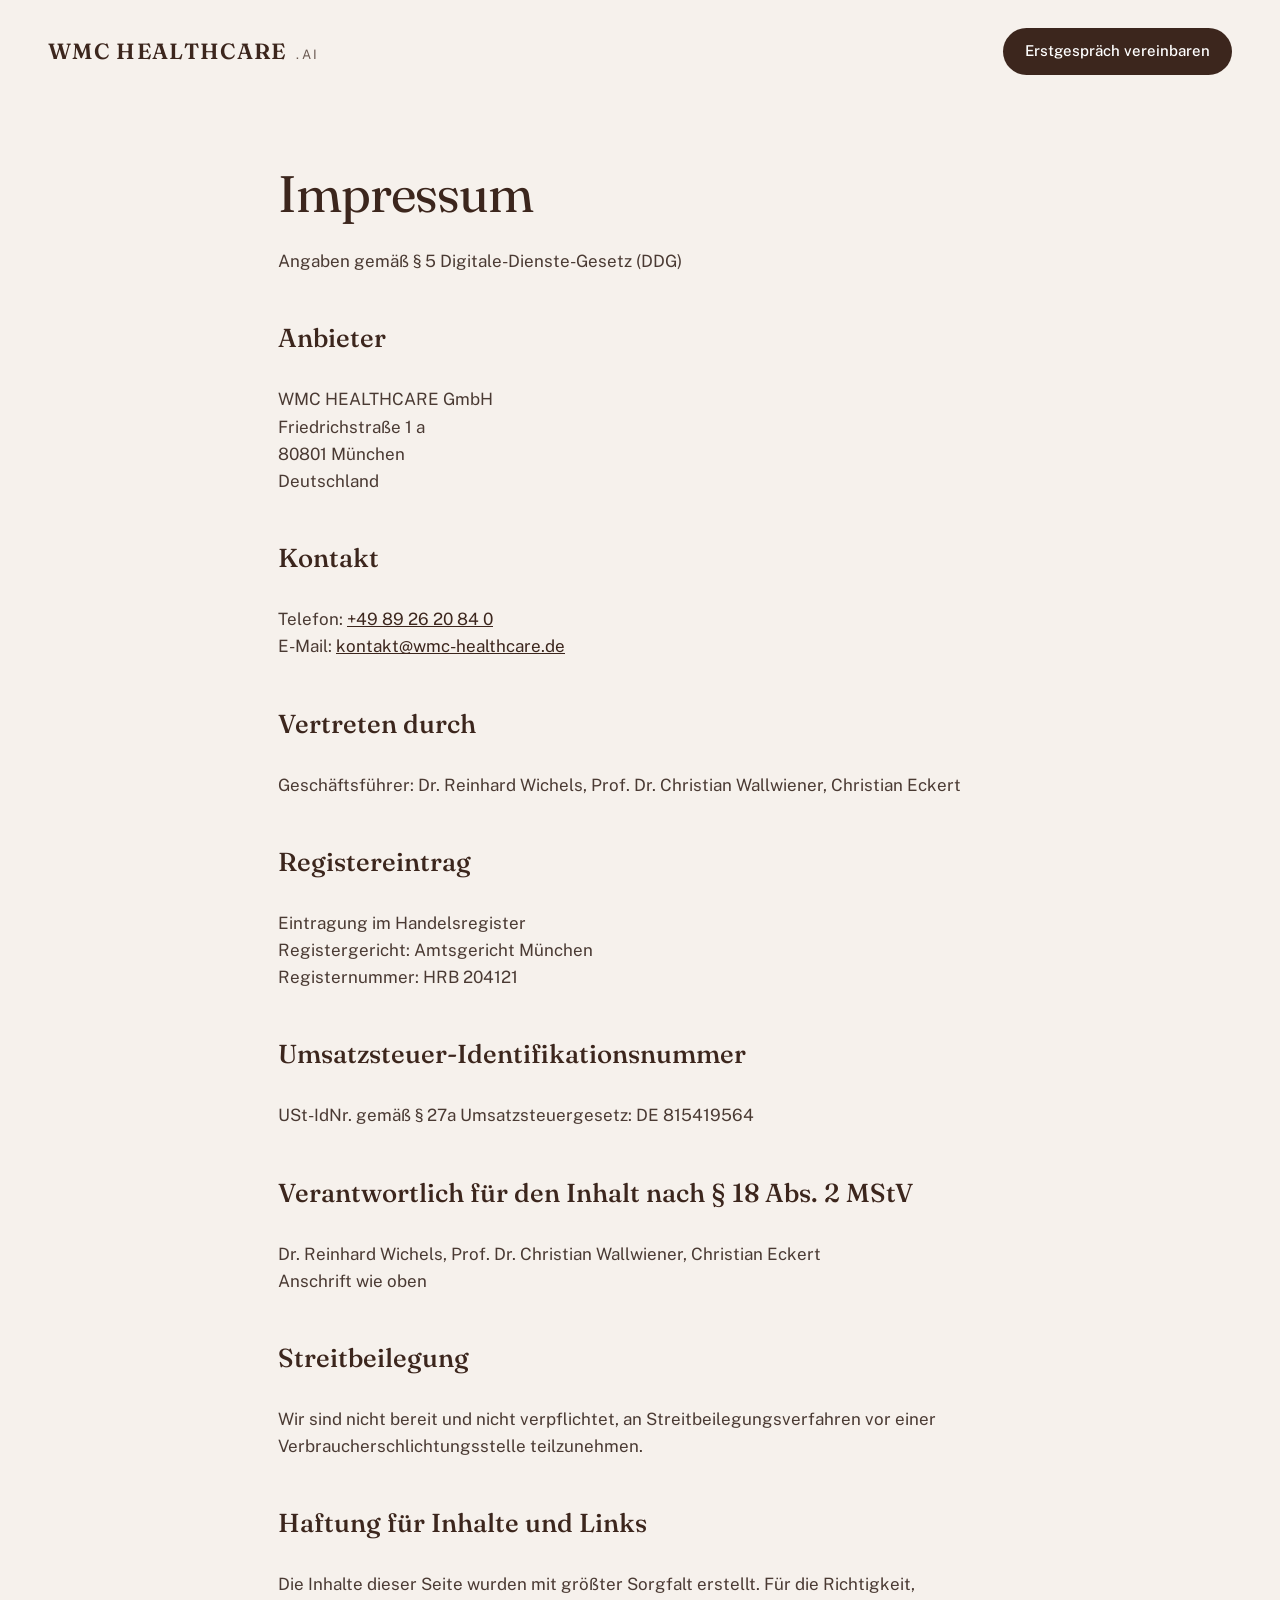
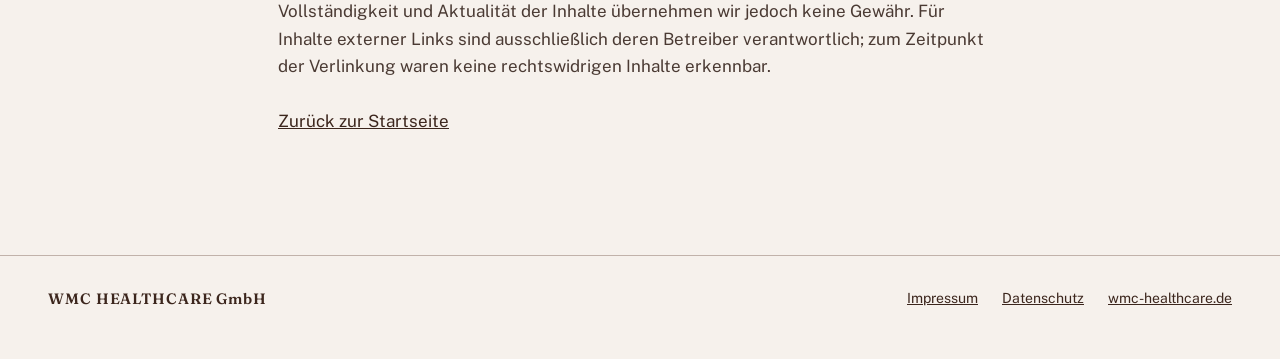
<file: impressum.html>
<!doctype html>
<html lang="de">
<head>
<meta charset="utf-8">
<meta name="viewport" content="width=device-width, initial-scale=1">
<title>Impressum – WMC HEALTHCARE</title>
<meta name="robots" content="noindex, follow">
<link rel="canonical" href="https://wmc-healthcare.ai/impressum.html">
<link rel="icon" href="favicon.svg" type="image/svg+xml">
<link rel="stylesheet" href="styles.css?v=3">
</head>
<body>
<header class="wrap site-header">
  <a class="brand" href="index.html" aria-label="WMC HEALTHCARE – zur Startseite"><span class="brand-name">WMC HEALTHCARE</span><span class="brand-tld">.ai</span></a>
  <a class="btn btn-ink" href="index.html#kontakt">Erstgespräch vereinbaren</a>
</header>
<main class="wrap legal">
  <h1>Impressum</h1>
  <p>Angaben gemäß § 5 Digitale-Dienste-Gesetz (DDG)</p>

  <h2>Anbieter</h2>
  <p>WMC HEALTHCARE GmbH<br>Friedrichstraße 1 a<br>80801 München<br>Deutschland</p>

  <h2>Kontakt</h2>
  <p>Telefon: <a href="tel:+498926208400">+49 89 26 20 84 0</a><br>E-Mail: <a href="mailto:kontakt@wmc-healthcare.de">kontakt@wmc-healthcare.de</a></p>

  <h2>Vertreten durch</h2>
  <p>Geschäftsführer: Dr. Reinhard Wichels, Prof. Dr. Christian Wallwiener, Christian Eckert</p>

  <h2>Registereintrag</h2>
  <p>Eintragung im Handelsregister<br>Registergericht: Amtsgericht München<br>Registernummer: HRB 204121</p>

  <h2>Umsatzsteuer-Identifikationsnummer</h2>
  <p>USt-IdNr. gemäß § 27a Umsatzsteuergesetz: DE 815419564</p>

  <h2>Verantwortlich für den Inhalt nach § 18 Abs. 2 MStV</h2>
  <p>Dr. Reinhard Wichels, Prof. Dr. Christian Wallwiener, Christian Eckert<br>Anschrift wie oben</p>

  <h2>Streitbeilegung</h2>
  <p>Wir sind nicht bereit und nicht verpflichtet, an Streitbeilegungsverfahren vor einer Verbraucherschlichtungsstelle teilzunehmen.</p>

  <h2>Haftung für Inhalte und Links</h2>
  <p>Die Inhalte dieser Seite wurden mit größter Sorgfalt erstellt. Für die Richtigkeit, Vollständigkeit und Aktualität der Inhalte übernehmen wir jedoch keine Gewähr. Für Inhalte externer Links sind ausschließlich deren Betreiber verantwortlich; zum Zeitpunkt der Verlinkung waren keine rechtswidrigen Inhalte erkennbar.</p>

  <p><a href="index.html">Zurück zur Startseite</a></p>
</main>
<footer class="wrap site-footer">
  <span class="brand-name" style="color: var(--ink)">WMC HEALTHCARE GmbH</span>
  <nav aria-label="Rechtliches">
    <a href="impressum.html">Impressum</a>
    <a href="datenschutz.html">Datenschutz</a>
    <a href="https://www.wmc-healthcare.de/">wmc-healthcare.de</a>
  </nav>
</footer>
</body>
</html>
</file>
<file: styles.css>
/* wmc-healthcare.ai — Stylesheet */

@font-face {
  font-family: "Fraunces";
  src: url("fonts/fraunces-latin-full-normal.woff2") format("woff2");
  font-weight: 100 900;
  font-style: normal;
  font-display: swap;
}
@font-face {
  font-family: "Fraunces";
  src: url("fonts/fraunces-latin-full-italic.woff2") format("woff2");
  font-weight: 100 900;
  font-style: italic;
  font-display: swap;
}
@font-face {
  font-family: "Public Sans";
  src: url("fonts/public-sans-latin-wght-normal.woff2") format("woff2");
  font-weight: 100 900;
  font-style: normal;
  font-display: swap;
}

:root {
  --ink: #3c261d;
  --ink-2: #4b322a;
  --ink-line: #6a4f45;
  --accent: #d55c05;
  --paper: #f6f1ec;
  --paper-2: #eae4e1;
  --line: #c1b2aa;
  --muted: #6b5a52;
  --body: #4a3a33;
  --on-ink: #f6f1ec;
  --on-ink-muted: #c9b8ae;
  --on-ink-body: #e6dbd4;
  --serif: "Fraunces", Georgia, "Times New Roman", serif;
  --sans: "Public Sans", "Helvetica Neue", Helvetica, Arial, sans-serif;
  --max: 1320px;
  --gutter: 48px;
}

* { box-sizing: border-box; }
html { scroll-behavior: smooth; }
body {
  margin: 0;
  background: var(--paper);
  color: var(--ink);
  font-family: var(--sans);
  font-size: 16px;
  line-height: 1.5;
  -webkit-font-smoothing: antialiased;
}
a { color: var(--ink); }
a:hover { color: var(--accent); }
h1, h2, h3 { margin: 0; font-family: var(--serif); font-weight: 400; }
p { margin: 0; }
ul, ol, dl { margin: 0; padding: 0; }
img, svg { display: block; }
:focus-visible { outline: 3px solid var(--accent); outline-offset: 3px; border-radius: 4px; }
.skip { position: absolute; left: -9999px; top: 8px; background: var(--ink); color: #fff; padding: 10px 16px; border-radius: 8px; }
.skip:focus { left: 8px; z-index: 10; }

.wrap { max-width: var(--max); width: 100%; margin: 0 auto; padding-left: var(--gutter); padding-right: var(--gutter); }
.section { padding-top: 72px; padding-bottom: 72px; }
@media (min-width: 1024px) and (min-height: 700px) {
  .screen { min-height: 100svh; box-sizing: border-box; display: flex; flex-direction: column; justify-content: center; }
  .band > .screen, .band-soft > .screen { min-height: 100svh; }
  .hero.screen { min-height: calc(100svh - 104px); }
}
.band { background: var(--ink); color: var(--on-ink); }
.band a { color: var(--on-ink); }
.band a:hover { color: var(--accent); }
.band-soft { background: var(--paper-2); }

.eyebrow { display: inline-flex; align-items: center; gap: 12px; font-size: 13px; letter-spacing: 0.16em; text-transform: uppercase; color: var(--muted); }
.eyebrow::before { content: ""; display: inline-block; width: 28px; height: 2px; background: var(--accent); }
.band .eyebrow { color: var(--on-ink-muted); }

.btn { display: inline-flex; align-items: center; gap: 12px; text-decoration: none; border: 0; cursor: pointer; font: inherit; font-weight: 600; border-radius: 999px; min-height: 56px; padding: 18px 28px; font-size: 17px; background: var(--accent); color: #fff; transition: background-color 160ms ease, color 160ms ease; }
.btn:hover { background: #b84a00; color: #fff; }
.btn-ink { background: var(--ink); min-height: 44px; padding: 12px 22px; font-size: 15px; font-weight: 500; }
.btn-ink:hover { background: var(--accent); }
.btn svg { flex: none; }

.display { font-size: clamp(44px, 6vw, 84px); line-height: 0.98; letter-spacing: -0.025em; font-variation-settings: "opsz" 144; }
.h2 { font-size: clamp(32px, 3.4vw, 48px); line-height: 1.05; letter-spacing: -0.025em; }
.h2-lg { font-size: clamp(34px, 3.8vw, 56px); line-height: 1.02; }
.h2-md { font-size: clamp(30px, 3.4vw, 46px); line-height: 1.08; letter-spacing: -0.02em; }
.h3 { font-weight: 500; font-size: 22px; line-height: 1.15; }
.lede { font-size: 19px; line-height: 1.45; color: var(--body); }
.body { font-size: 17px; line-height: 1.5; color: var(--body); }
.body-sm { font-size: 15px; line-height: 1.5; color: var(--body); }
.band .body, .band .body-sm { color: var(--on-ink-body); }
.quote { font-family: var(--serif); font-style: italic; font-size: 22px; line-height: 1.3; }
.em { font-style: italic; color: var(--accent); }
.muted { color: var(--muted); }
.band .muted { color: var(--on-ink-muted); }
.small { font-size: 15px; }

/* Header */
.site-header { display: flex; flex-wrap: wrap; align-items: center; justify-content: space-between; gap: 16px; padding-top: 28px; padding-bottom: 28px; }
.brand { text-decoration: none; display: flex; align-items: baseline; gap: 10px; color: var(--ink); }
.brand:hover { color: var(--ink); }
.brand-name { font-family: var(--serif); font-weight: 600; font-size: 22px; letter-spacing: 0.06em; }
.brand-tld { font-size: 13px; letter-spacing: 0.18em; text-transform: uppercase; color: var(--muted); }

/* Hero */
.hero { padding-top: 24px; padding-bottom: 32px; display: flex; flex-direction: column; gap: 32px; }
.hero-copy { display: flex; flex-direction: column; gap: 20px; max-width: 1180px; }
.hero-copy .lede { max-width: 760px; }
.cta-row { display: flex; flex-wrap: wrap; align-items: center; gap: 20px; }

.map { display: flex; flex-direction: column; gap: 18px; }
.map-head { display: flex; flex-wrap: wrap; justify-content: space-between; align-items: baseline; gap: 12px; }
.map-legend { display: inline-flex; align-items: center; gap: 8px; font-size: 13px; color: var(--muted); }
.dot { display: inline-block; width: 10px; height: 10px; border-radius: 50%; background: var(--accent); }
.map-grid { display: grid; grid-template-columns: repeat(6, minmax(0, 1fr)); gap: 10px; }
.tile { aspect-ratio: 2.3; border-radius: 12px; padding: 12px 14px; display: flex; flex-direction: column; justify-content: space-between; background: #fff; border: 1px solid var(--line); }
.tile-label { font-size: 12px; color: var(--muted); letter-spacing: 0.08em; text-transform: uppercase; display: flex; justify-content: space-between; gap: 8px; }
.tile-text { font-size: 15px; font-weight: 500; }
.tile.on { background: var(--ink); color: #fff; border-color: var(--ink); }
.tile.on .tile-label { color: #d9cbc3; }

.trust { display: flex; flex-wrap: wrap; gap: 8px 24px; padding-top: 18px; border-top: 1px solid var(--line); font-size: 14px; color: var(--muted); }

/* Two-column */
.cols { display: flex; flex-wrap: wrap; gap: 48px 80px; align-items: flex-start; }
.col-a { flex: 1 1 380px; min-width: 0; display: flex; flex-direction: column; gap: 20px; }
.col-b { flex: 1 1 520px; min-width: 0; display: flex; flex-direction: column; gap: 24px; }
.col-narrow { flex: 0 1 340px; }

.bignum { font-family: var(--serif); font-weight: 300; font-size: clamp(100px, 12vw, 180px); line-height: 0.9; letter-spacing: -0.04em; font-variation-settings: "opsz" 144; }
.bignum .em { font-size: 0.42em; font-weight: 400; margin: 0 0.08em; }

/* Bento */
.bento { display: grid; grid-template-columns: repeat(4, minmax(0, 1fr)); gap: 16px; }
.card { border-radius: 20px; padding: 24px; display: flex; flex-direction: column; gap: 12px; border: 1px solid var(--ink-line); }
.card-hero { grid-column: span 2; padding: 28px; background: var(--ink-2); border-color: var(--ink-2); gap: 14px; }
.card-wide { grid-column: span 4; flex-direction: row; flex-wrap: wrap; gap: 16px 32px; align-items: flex-start; padding: 20px 24px; }
.card-wide > div { flex: 1 1 420px; min-width: 0; display: flex; flex-direction: column; gap: 8px; }
.card-wide .h3 { font-size: 20px; }
.num { font-family: var(--serif); font-weight: 300; font-size: 40px; line-height: 1; color: var(--on-ink-muted); }
.card-hero .num { font-size: 56px; color: var(--accent); }
.card-hero .h3 { font-size: 28px; letter-spacing: -0.02em; line-height: 1.1; }
.card-hero .body-sm { max-width: 640px; }
.card .tail { margin-top: auto; font-size: 15px; color: var(--accent); font-weight: 500; }
.card p { font-size: 14px; line-height: 1.5; color: var(--on-ink-body); }
.card-hero p { font-size: 15px; }

/* Use cases */
.section-head { display: flex; flex-wrap: wrap; justify-content: space-between; align-items: flex-end; gap: 24px; }
.section-head > div { display: flex; flex-direction: column; gap: 20px; max-width: 760px; }
.section-head > p { max-width: 420px; }
.cases { display: grid; grid-template-columns: repeat(3, minmax(0, 1fr)); gap: 20px; }
.case { border-radius: 16px; padding: 22px 24px; background: #fff; border: 1px solid var(--line); display: flex; flex-direction: column; gap: 10px; }
.case p { font-size: 14px; line-height: 1.45; }
.case .now { color: var(--muted); }
.case .then { color: var(--ink); font-size: 15px; }
.tag { display: block; font-weight: 600; letter-spacing: 0.08em; text-transform: uppercase; font-size: 11px; margin-bottom: 2px; }
.now .tag { color: var(--muted); }
.then .tag { color: var(--accent); }

/* Steps */
.steps { display: grid; grid-template-columns: repeat(3, minmax(0, 1fr)); gap: 32px; }
.step { display: flex; flex-direction: column; gap: 18px; padding-top: 24px; border-top: 2px solid var(--ink); }
.step-num { font-family: var(--serif); font-size: 72px; line-height: 0.9; font-weight: 300; color: var(--accent); letter-spacing: -0.04em; }

/* Checks */
.checks { list-style: none; display: grid; grid-template-columns: repeat(2, minmax(0, 1fr)); gap: 16px; flex: 1 1 520px; min-width: 0; }
.checks li { display: flex; gap: 12px; align-items: flex-start; padding: 18px 20px; border-radius: 16px; background: #fff; border: 1px solid var(--line); font-size: 16px; line-height: 1.5; }
.checks svg { flex: none; margin-top: 2px; }

/* Stats */
.stats { display: grid; grid-template-columns: repeat(4, minmax(0, 1fr)); gap: 24px; padding-top: 32px; border-top: 1px solid var(--ink-line); }
.stat { display: flex; flex-direction: column; gap: 8px; }
.stat-num { font-family: var(--serif); font-weight: 300; font-size: 60px; line-height: 1; letter-spacing: -0.03em; }
.stat-num .em { font-style: normal; }
.stat-label { font-size: 15px; color: var(--on-ink-muted); }
.inline-list { display: flex; flex-wrap: wrap; gap: 12px 28px; font-size: 14px; color: var(--on-ink-muted); }

/* Manifest */
.manifest { list-style: none; display: flex; flex-direction: column; }
.manifest li { display: flex; flex-wrap: wrap; gap: 16px 40px; align-items: baseline; padding: 22px 0; border-top: 1px solid var(--line); }
.manifest li:last-child { border-bottom: 1px solid var(--line); }
.manifest .idx { font-family: var(--serif); font-style: italic; font-size: 22px; color: var(--accent); flex: none; width: 48px; }
.manifest .line { font-family: var(--serif); font-size: clamp(22px, 2.6vw, 34px); line-height: 1.15; letter-spacing: -0.02em; flex: 1 1 500px; }

/* FAQ */
.faq { flex: 1 1 560px; min-width: 0; display: grid; grid-template-columns: repeat(2, minmax(0, 1fr)); gap: 0 40px; }
.faq div { padding: 16px 0; border-top: 1px solid var(--line); display: flex; flex-direction: column; gap: 6px; }
.faq dt { font-weight: 600; font-size: 16px; }
.faq dd { margin: 0; font-size: 14px; line-height: 1.5; color: var(--body); }

/* Contact */
.contact { padding-bottom: 96px; }
.contact-box { border-radius: 28px; background: #fff; border: 1px solid var(--line); padding: 40px 48px; display: flex; flex-wrap: wrap; gap: 48px 80px; align-items: flex-start; }
.contact-copy { flex: 1 1 420px; min-width: 0; display: flex; flex-direction: column; gap: 20px; }
.contact-copy .h2-lg { font-size: clamp(36px, 4vw, 56px); line-height: 0.98; letter-spacing: -0.03em; }
.form-embed { flex: 1 1 420px; min-width: 0; display: flex; flex-direction: column; gap: 12px; }
.form-embed iframe { display: block; width: 100%; border: 0; }
.form { flex: 1 1 420px; min-width: 0; display: grid; grid-template-columns: repeat(2, minmax(0, 1fr)); gap: 16px; }
.field { display: flex; flex-direction: column; gap: 6px; }
.field label { font-size: 13px; font-weight: 600; letter-spacing: 0.04em; }
.field input, .field textarea { font: inherit; font-size: 16px; padding: 14px 16px; min-height: 48px; border: 1px solid var(--line); border-radius: 12px; background: var(--paper); color: var(--ink); width: 100%; }
.field textarea { resize: vertical; }
.span2 { grid-column: span 2; }
.form-foot { display: flex; flex-wrap: wrap; align-items: center; gap: 16px 24px; }

/* Footer */
.site-footer { display: flex; flex-wrap: wrap; justify-content: space-between; gap: 16px 32px; padding-top: 32px; padding-bottom: 48px; border-top: 1px solid var(--line); font-size: 14px; color: var(--muted); }
.site-footer nav { display: flex; flex-wrap: wrap; gap: 24px; }
.site-footer .brand-name { font-size: 15px; }

/* Legal pages */
.legal { padding-top: 64px; padding-bottom: 120px; max-width: 820px; display: flex; flex-direction: column; gap: 28px; }
.legal h1 { font-size: clamp(36px, 4vw, 56px); line-height: 1.05; letter-spacing: -0.02em; }
.legal h2 { font-size: 26px; font-weight: 500; margin-top: 16px; }
.legal p, .legal li { font-size: 17px; line-height: 1.6; color: var(--body); }
.legal ul { padding-left: 20px; }

/* Responsive */
@media (max-width: 1024px) {
  .map-grid { grid-template-columns: repeat(4, minmax(0, 1fr)); }
  .bento { grid-template-columns: repeat(2, minmax(0, 1fr)); }
  .card-hero, .card-wide { grid-column: span 2; }
  .cases { grid-template-columns: repeat(2, minmax(0, 1fr)); }
  .stats { grid-template-columns: repeat(2, minmax(0, 1fr)); }
}
@media (max-width: 720px) {
  :root { --gutter: 20px; }
  .section { padding-top: 64px; padding-bottom: 64px; }
  .hero { padding-top: 24px; }
  .faq { grid-template-columns: minmax(0, 1fr); }
  .map-grid { grid-template-columns: repeat(2, minmax(0, 1fr)); }
  .bento, .cases, .steps, .checks { grid-template-columns: minmax(0, 1fr); }
  .card-hero, .card-wide { grid-column: span 1; }
  .card-hero { min-height: 0; padding: 32px; }
  .stats { grid-template-columns: minmax(0, 1fr); }
  .stat-num { font-size: 56px; }
  .step-num { font-size: 72px; }
  .lede { font-size: 19px; }
  .body { font-size: 17px; }
  .contact-box { padding: 32px 24px; border-radius: 24px; }
  .form { grid-template-columns: minmax(0, 1fr); }
  .span2 { grid-column: span 1; }
  .btn { width: 100%; justify-content: center; }
  .btn-ink { width: auto; }
}
</file>
